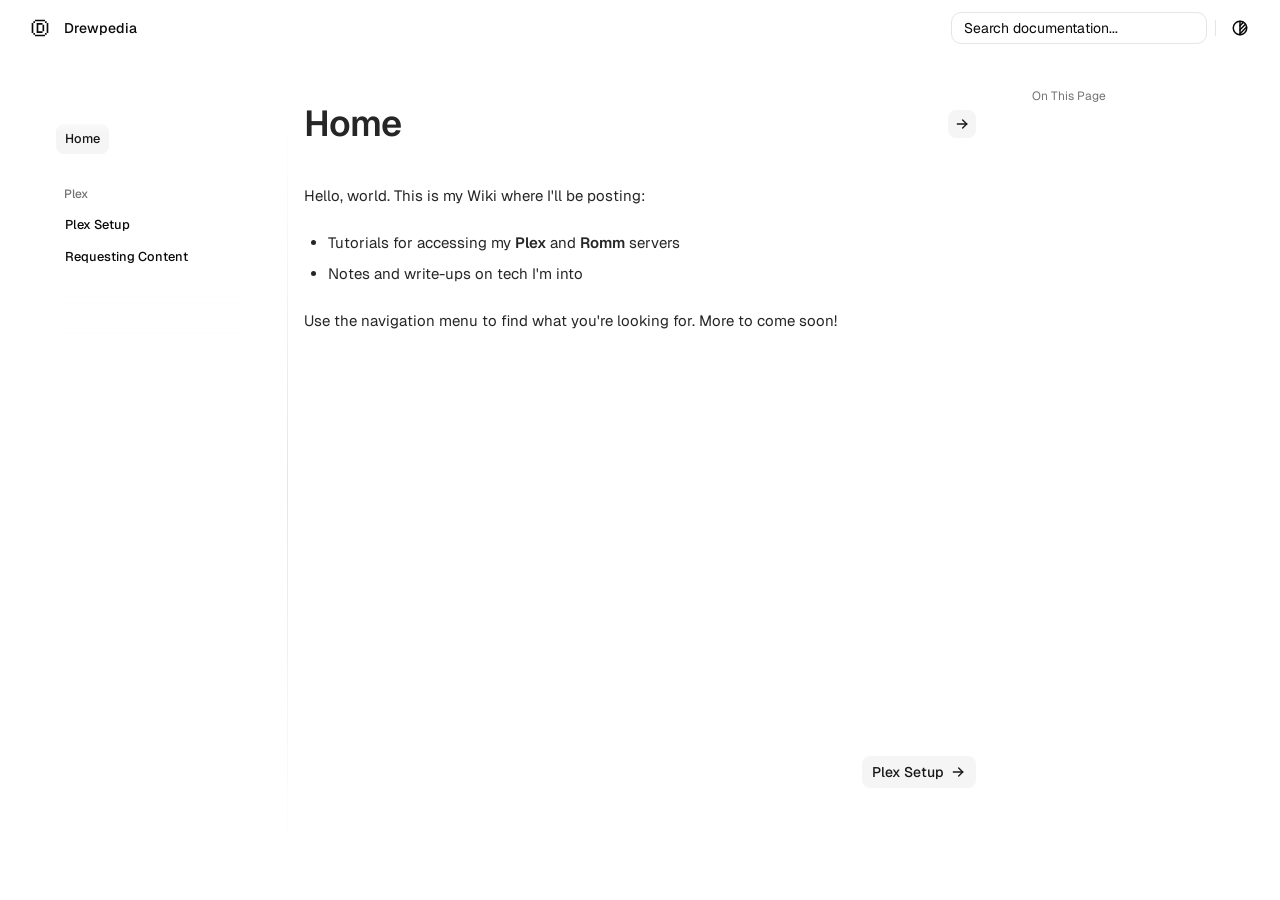
<file: index.html>
<!DOCTYPE html>

<html lang="en">

<head>
    <script>
        /* const base_url = "https://wiki.drewpedia.org/"; */
        const base_url = (new URL(".", window.location)).href.replace(/\/+$/, ""); /* for search plugin notably */
        /* const root_relative_url = "."; */
    </script>
    <script integrity="sha384-m6cZ+Whl1ci89lidlu8DH4C+sZLNOYBvImtjUIhUK+iaNffXhqtbYgBVuuPfRsa0" src="js/dark.js"></script>


    <meta charset="utf-8" />
    <meta content="width=device-width, initial-scale=1" name="viewport" />

    
    


<title>Home</title>









<link rel="canonical" href="https://wiki.drewpedia.org/">


<!-- Open Graph (Facebook, LinkedIn) -->

<meta property="og:title" content="Home">





<meta property="og:url" content="https://wiki.drewpedia.org/">






<!-- Twitter Card -->

<meta name="twitter:title" content="Home">






<!-- JSON-LD Structured Data -->



    
    <link href="pixelarticons:letter-d-circle" rel="icon" />

    <link href="css/base.css" rel="stylesheet" />
    <link href="css/geist.css" rel="stylesheet" />

    

    <style>
        :root {
            --theme-accent: oklch(62.3% 0.214 259.815);
        }
    </style>
    <link href="assets/css/phone-mockup.css" rel="stylesheet" />

    

    <script integrity="sha384-V2jkXRy811qODUbfkLlkVJYBbf4h6XHAEjcU6ReASBPrJvTrlYh4GrI4t6GCju6n"
        src="js/callbacks.js"></script>

    

    

    

    
    <script>
    document.addEventListener("DOMContentLoaded", function () {
        document.querySelectorAll("a.headerlink").forEach(function (link) {
            link.addEventListener("click", function (e) {
                e.preventDefault();

                // Build the full URL with the anchor fragment
                const url = window.location.origin + window.location.pathname + this.getAttribute("href");

                navigator.clipboard.writeText(url).then(function () {
                    // Optional: brief visual feedback
                });
            });
        });
    });
</script>
    

    
    
</head>

<body
    class="text-foreground group/body overscroll-none font-sans antialiased [--footer-height:calc(var(--spacing)*14)] [--header-height:calc(var(--spacing)*14)] xl:[--footer-height:calc(var(--spacing)*24)] theme-default">
    <div class="bg-background relative z-10 flex min-h-svh flex-col" id="inner-body">
        <header class="bg-background sticky top-0 z-50 w-full" view-transition-name="header">
    <div class="container-wrapper 3xl:fixed:px-0 px-6">
        <div class="3xl:fixed:container flex h-(--header-height) items-center gap-2 **:data-[slot=separator]:!h-4">
            <button id="menu-button" data-slot="popover-trigger" onclick="onMobileMenuButtonClick(event)"
                class="group whitespace-nowrap rounded-md text-sm font-medium transition-all disabled:pointer-events-none disabled:opacity-50 [&amp;_svg]:pointer-events-none [&amp;_svg:not([class*='size-'])]:size-4 shrink-0 [&amp;_svg]:shrink-0 outline-none focus-visible:border-ring focus-visible:ring-ring/50 aria-invalid:ring-destructive/20 dark:aria-invalid:ring-destructive/40 aria-invalid:border-destructive hover:text-accent-foreground px-4 py-2 has-[&gt;svg]:px-3 extend-touch-target h-8 touch-manipulation items-center justify-start gap-2.5 !p-0 hover:bg-transparent focus-visible:bg-transparent focus-visible:ring-0 active:bg-transparent dark:hover:bg-transparent flex lg:hidden"
                type="button" aria-haspopup="dialog" aria-expanded="false" aria-controls="radix-«Rmplb»"
                data-state="closed">
                <div class="relative flex h-8 w-4 items-center justify-center">
                    <div class="relative size-4">
                        <!-- 16px x 16px -->
                        <svg xmlns="http://www.w3.org/2000/svg" viewBox="0 0 16 16" fill="none" stroke="currentColor"
                            stroke-width="2" stroke-linecap="round" stroke-linejoin="round">
                            <line x1="0" x2="16" y1="5" y2="5"
                                class="group-data-[state=open]:translate-y-[2.25px] group-data-[state=open]:-translate-x-[2.25px] group-data-[state=open]:rotate-45 transition-all duration-300 origin-center" />
                            <line x1="0" x2="16" y1="11" y2="11"
                                class="group-data-[state=open]:-translate-y-[2.25px] group-data-[state=open]:-translate-x-[2.25px] group-data-[state=open]:-rotate-45 transition-all duration-300 origin-center" />
                        </svg>
                    </div>

                    <span class="sr-only">Toggle Menu</span>
                </div>
                <span class="flex h-8 items-center text-lg leading-none font-medium">Menu</span>
            </button>
            <a data-slot="button"
                class="items-center justify-center gap-2 whitespace-nowrap rounded-md text-sm font-medium transition-all disabled:pointer-events-none disabled:opacity-50 [&_svg]:pointer-events-none [&_svg:not([class*='size-'])]:size-5 shrink-0 [&_svg]:shrink-0 outline-none focus-visible:border-ring focus-visible:ring-ring/50 focus-visible:ring-[3px] aria-invalid:ring-destructive/20 dark:aria-invalid:ring-destructive/40 aria-invalid:border-destructive hover:bg-accent hover:text-accent-foreground dark:hover:bg-accent/50 hidden h-8 lg:flex"
                href="https://wiki.drewpedia.org/">
                <span class="size-8 flex flex-row justify-center items-center">
                    

<svg xmlns="http://www.w3.org/2000/svg" width="20px" height="20px" viewBox="0 0 24 24"><path fill="currentColor" d="M18 22H6v-2h12zM6 20H4v-2h2zm14 0h-2v-2h2zM4 18H2V6h2zM15 8h-5v8h5v2H8V6h7zm7 10h-2V6h2zm-5-2h-2V8h2zM6 6H4V4h2zm14 0h-2V4h2zm-2-2H6V2h12z"/></svg>


                </span>

                
                <h1 class="pr-2">Drewpedia</h1>
                
            </a>
            
            <div class="ml-auto flex items-center gap-2 md:flex-1 md:justify-end">
                <div class="hidden w-full flex-1 md:flex md:w-auto md:flex-none">
                    <div class="hidden w-full flex-1 md:flex md:w-auto md:flex-none">
    <button onclick="onSearchBarClick(event)" data-slot="dialog-trigger" data-variant="outline" data-size="default"
        class="inline-flex shrink-0 items-center gap-2 text-sm whitespace-nowrap transition-all outline-none focus-visible:border-ring focus-visible:ring-[3px] focus-visible:ring-ring/50 disabled:pointer-events-none disabled:opacity-50 aria-invalid:border-destructive aria-invalid:ring-destructive/20 dark:aria-invalid:ring-destructive/40 [&amp;_svg]:pointer-events-none [&amp;_svg]:shrink-0 [&amp;_svg:not([class*='size-'])]:size-4 border bg-background hover:text-accent-foreground dark:border-input dark:hover:bg-input/50 px-4 py-2 has-[&gt;svg]:px-3 relative h-8 w-full justify-start rounded-lg pl-3 font-normal text-foreground shadow-none hover:bg-muted/50 sm:pr-12 md:w-48 lg:w-56 xl:w-64 dark:bg-card"
        type="button" aria-haspopup="dialog" aria-expanded="false" aria-controls="radix-_r_1_" data-state="closed">
        <span class="hidden lg:inline-flex">Search documentation...</span>
        <span class="inline-flex lg:hidden">Search...</span>
    </button>
</div>
<dialog id="search-dialog" onclick="onSearchDialogClick(event)"
    class="fixed top-1/2 left-1/2 -translate-x-1/2 -translate-y-1/2 bg-background rounded-lg shadow-lg border overflow-hidden p-0">
    <div class="w-lg gap-4">
        <div class="flex h-full w-full flex-col overflow-hidden rounded-md bg-popover text-popover-foreground">
            <div data-slot="command-input-wrapper" class="flex h-9 items-center gap-2 border-b px-3"><svg
                    xmlns="http://www.w3.org/2000/svg" width="24" height="24" viewBox="0 0 24 24" fill="none"
                    stroke="currentColor" stroke-width="2" stroke-linecap="round" stroke-linejoin="round"
                    class="lucide lucide-search size-4 shrink-0 opacity-50">
                    <circle cx="11" cy="11" r="8"></circle>
                    <path d="m21 21-4.3-4.3"></path>
                </svg>
                <input data-slot="command-input"
                    class="placeholder:text-muted-foreground flex h-10 w-full rounded-md bg-transparent py-3 text-sm outline-hidden disabled:cursor-not-allowed disabled:opacity-50"
                    placeholder="Search documentation..." cmdk-input="" autocomplete="off" autocorrect="off"
                    spellcheck="false" aria-autocomplete="list" role="combobox" aria-expanded="true"
                    aria-controls="radix-«r1t6»" aria-labelledby="radix-«r1t7»" id="radix-«r1t8»" type="text" value=""
                    aria-activedescendant="radix-«r1th»" oninput="onInputHandler(event)">
            </div>
        </div>
        <div id="mkdocs-search-results">
            <!-- search results go there -->
        </div>
    </div>
</dialog>
<script>
    document.removeEventListener("keydown", searchShortcutHandler);
    document.addEventListener("keydown", searchShortcutHandler);
</script>
                </div>
                
                <div data-orientation="vertical" role="none" data-slot="separator"
                    class="bg-border shrink-0 data-[orientation=horizontal]:h-px data-[orientation=horizontal]:w-full data-[orientation=vertical]:h-full data-[orientation=vertical]:w-px 3xl:flex hidden">
                </div>
                
                <button data-slot="button"
                    class="items-center justify-center gap-2 whitespace-nowrap rounded-md text-sm font-medium transition-all disabled:pointer-events-none disabled:opacity-50 [&amp;_svg]:pointer-events-none [&amp;_svg:not([class*='size-'])]:size-4 shrink-0 [&amp;_svg]:shrink-0 outline-none focus-visible:border-ring focus-visible:ring-ring/50 focus-visible:ring-[3px] aria-invalid:ring-destructive/20 dark:aria-invalid:ring-destructive/40 aria-invalid:border-destructive hover:bg-accent hover:text-accent-foreground dark:hover:bg-accent/50 size-8 3xl:flex hidden"
                    title="Toggle layout" onclick="toggleLayout(event)">
                    <span class="sr-only">Toggle layout</span>
                    <svg xmlns="http://www.w3.org/2000/svg" width="24" height="24" viewBox="0 0 24 24" fill="none"
                        stroke="currentColor" stroke-width="2" stroke-linecap="round" stroke-linejoin="round"
                        class="lucide lucide-gallery-horizontal">
                        <path d="M2 3v18"></path>
                        <rect width="12" height="18" x="6" y="3" rx="2"></rect>
                        <path d="M22 3v18"></path>
                    </svg>
                </button>
                <div data-orientation="vertical" role="none" data-slot="separator"
                    class="bg-border shrink-0 data-[orientation=horizontal]:h-px data-[orientation=horizontal]:w-full data-[orientation=vertical]:h-full data-[orientation=vertical]:w-px">
                </div>
                <button data-slot="button"
                    class="inline-flex items-center justify-center gap-2 whitespace-nowrap rounded-md text-sm font-medium transition-all disabled:pointer-events-none disabled:opacity-50 [&amp;_svg]:pointer-events-none [&amp;_svg:not([class*='size-'])]:size-4 shrink-0 [&amp;_svg]:shrink-0 outline-none focus-visible:border-ring focus-visible:ring-ring/50 focus-visible:ring-[3px] aria-invalid:ring-destructive/20 dark:aria-invalid:ring-destructive/40 aria-invalid:border-destructive hover:bg-accent hover:text-accent-foreground dark:hover:bg-accent/50 group/toggle extend-touch-target size-8"
                    title="Toggle theme" onclick="onThemeSwitch(event)">
                    <svg xmlns="http://www.w3.org/2000/svg" width="24" height="24" viewBox="0 0 24 24" fill="none"
                        stroke="currentColor" stroke-width="2" stroke-linecap="round" stroke-linejoin="round"
                        class="size-4.5">
                        <path stroke="none" d="M0 0h24v24H0z" fill="none"></path>
                        <path d="M12 12m-9 0a9 9 0 1 0 18 0a9 9 0 1 0 -18 0"></path>
                        <path d="M12 3l0 18"></path>
                        <path d="M12 9l4.65 -4.65"></path>
                        <path d="M12 14.3l7.37 -7.37"></path>
                        <path d="M12 19.6l8.85 -8.85"></path>
                    </svg>
                    <span class="sr-only">Toggle theme</span>
                </button>
            </div>
        </div>
    </div>
</header>
        <main class="flex flex-1 flex-col">
            <div class="container-wrapper flex flex-1 flex-col px-2">
                <div class="group/sidebar-wrapper has-data-[variant=inset]:bg-sidebar flex w-full 3xl:fixed:container 3xl:fixed:px-3 min-h-min flex-1 items-start px-0 [--sidebar-width:220px] [--top-spacing:0] lg:grid lg:grid-cols-[var(--sidebar-width)_minmax(0,1fr)] lg:[--sidebar-width:240px] lg:[--top-spacing:calc(var(--spacing)*4)]"
                    data-slot="sidebar-wrapper"
                    style="--sidebar-width:calc(var(--spacing) * 72);--sidebar-width-icon:3rem;">
                    <div class="w-(--sidebar-width) flex-col text-sidebar-foreground sticky top-[calc(var(--header-height)+0.6rem)] z-30 hidden h-[calc(100svh-10rem)] overscroll-none bg-transparent [--sidebar-menu-width:--spacing(56)] lg:flex"
                        data-slot="sidebar">
                        <div class="h-9"></div>
                        <div
                            class="absolute top-8 z-10 h-8 w-(--sidebar-menu-width) shrink-0 bg-gradient-to-b from-background via-background/80 to-background/50 blur-xs">
                        </div>
                        <div
                            class="absolute top-12 right-2 bottom-0 hidden h-full w-px bg-gradient-to-b from-transparent via-border to-transparent lg:flex">
                        </div>
                        <div class="flex min-h-0 flex-1 flex-col gap-2 overflow-auto group-data-[collapsible=icon]:overflow-hidden mx-auto no-scrollbar w-(--sidebar-menu-width) overflow-x-hidden px-2"
                            data-sidebar="content" data-slot="sidebar-content" view-transition-name="sidebar">
                            











<div data-slot="sidebar-group" data-sidebar="group" class="relative flex w-full min-w-0 flex-col p-2 pt-6">
    <div data-slot="sidebar-group-content" data-sidebar="group-content" class="w-full text-sm">
        <ul data-slot="sidebar-menu" data-sidebar="menu" class="flex w-full min-w-0 flex-col gap-0.5">
            
            
            
            <li data-slot="sidebar-menu-item" data-sidebar="menu-item" class="group/menu-item relative">
    <a data-slot="sidebar-menu-button" data-active="true" data-sidebar="menu-button"
        data-size="default" href="."
        class="peer/menu-button flex items-center gap-2 rounded-md p-2 text-left ring-sidebar-ring outline-hidden transition-[width,height,padding] group-has-data-[sidebar=menu-action]/menu-item:pr-8 group-data-[collapsible=icon]:size-8! group-data-[collapsible=icon]:p-2! focus-visible:ring-2 active:bg-sidebar-accent active:text-sidebar-accent-foreground disabled:pointer-events-none disabled:opacity-50 aria-disabled:pointer-events-none aria-disabled:opacity-50 data-[active=true]:font-medium data-[active=true]:text-sidebar-accent-foreground data-[state=open]:hover:bg-sidebar-accent data-[state=open]:hover:text-sidebar-accent-foreground [&>span:last-child]:truncate [&>svg]:size-4 [&>svg]:shrink-0 hover:bg-sidebar-accent hover:text-sidebar-accent-foreground relative h-[30px] w-fit overflow-visible border border-transparent text-[0.8rem] font-medium after:absolute after:inset-x-0 after:-inset-y-1 after:z-0 after:rounded-md data-[active=true]:border-accent data-[active=true]:bg-accent 3xl:fixed:w-full 3xl:fixed:max-w-48">

        
        Home
        

        

        

        
    </a>
</li>
            
            
        </ul>
    </div>
</div>




<div data-slot="sidebar-group" data-sidebar="group" class="relative flex w-full min-w-0 flex-col p-2">
    <div data-slot="sidebar-group-label" data-sidebar="group-label"
        class="flex h-8 shrink-0 items-center rounded-md px-2 text-xs ring-sidebar-ring outline-hidden transition-[margin,opacity] duration-200 ease-linear focus-visible:ring-2 [&>svg]:size-4 [&>svg]:shrink-0 group-data-[collapsible=icon]:-mt-8 group-data-[collapsible=icon]:opacity-0 font-medium text-muted-foreground">
        Plex</div>
    <div data-slot="sidebar-group-content" data-sidebar="group-content" class="w-full text-sm">
        <ul data-slot="sidebar-menu" data-sidebar="menu" class="flex w-full min-w-0 flex-col gap-0.5">
            
            
            <li data-slot="sidebar-menu-item" data-sidebar="menu-item" class="group/menu-item relative">
    <a data-slot="sidebar-menu-button" data-active="false" data-sidebar="menu-button"
        data-size="default" href="plex/iphone-setup/"
        class="peer/menu-button flex items-center gap-2 rounded-md p-2 text-left ring-sidebar-ring outline-hidden transition-[width,height,padding] group-has-data-[sidebar=menu-action]/menu-item:pr-8 group-data-[collapsible=icon]:size-8! group-data-[collapsible=icon]:p-2! focus-visible:ring-2 active:bg-sidebar-accent active:text-sidebar-accent-foreground disabled:pointer-events-none disabled:opacity-50 aria-disabled:pointer-events-none aria-disabled:opacity-50 data-[active=true]:font-medium data-[active=true]:text-sidebar-accent-foreground data-[state=open]:hover:bg-sidebar-accent data-[state=open]:hover:text-sidebar-accent-foreground [&>span:last-child]:truncate [&>svg]:size-4 [&>svg]:shrink-0 hover:bg-sidebar-accent hover:text-sidebar-accent-foreground relative h-[30px] w-fit overflow-visible border border-transparent text-[0.8rem] font-medium after:absolute after:inset-x-0 after:-inset-y-1 after:z-0 after:rounded-md data-[active=true]:border-accent data-[active=true]:bg-accent 3xl:fixed:w-full 3xl:fixed:max-w-48">

        
        Plex Setup
        

        

        

        
    </a>
</li>
            
            
            
            <li data-slot="sidebar-menu-item" data-sidebar="menu-item" class="group/menu-item relative">
    <a data-slot="sidebar-menu-button" data-active="false" data-sidebar="menu-button"
        data-size="default" href="plex/requesting-content/"
        class="peer/menu-button flex items-center gap-2 rounded-md p-2 text-left ring-sidebar-ring outline-hidden transition-[width,height,padding] group-has-data-[sidebar=menu-action]/menu-item:pr-8 group-data-[collapsible=icon]:size-8! group-data-[collapsible=icon]:p-2! focus-visible:ring-2 active:bg-sidebar-accent active:text-sidebar-accent-foreground disabled:pointer-events-none disabled:opacity-50 aria-disabled:pointer-events-none aria-disabled:opacity-50 data-[active=true]:font-medium data-[active=true]:text-sidebar-accent-foreground data-[state=open]:hover:bg-sidebar-accent data-[state=open]:hover:text-sidebar-accent-foreground [&>span:last-child]:truncate [&>svg]:size-4 [&>svg]:shrink-0 hover:bg-sidebar-accent hover:text-sidebar-accent-foreground relative h-[30px] w-fit overflow-visible border border-transparent text-[0.8rem] font-medium after:absolute after:inset-x-0 after:-inset-y-1 after:z-0 after:rounded-md data-[active=true]:border-accent data-[active=true]:bg-accent 3xl:fixed:w-full 3xl:fixed:max-w-48">

        
        Requesting Content
        

        

        

        
    </a>
</li>
            
            
        </ul>
    </div>
</div>





<div
    class="sticky -bottom-1 z-10 h-16 shrink-0 bg-gradient-to-t from-background via-background/80 to-background/50 blur-xs">
</div>

                        </div>
                    </div>
                    <div class="h-full w-full">
                        <div class="flex items-stretch text-[1.05rem] sm:text-[15px] xl:w-full" data-slot="docs">

                            <div class="flex min-w-0 flex-1 flex-col">
                                <div class="h-(--top-spacing) shrink-0"></div>
                                
                                
                                <article class="w-full" view-transition-name="page">
  <div class="flex flex-col gap-2">
    <div class="flex flex-col gap-2">
      <div id="page-header" class="flex items-start justify-between">
        <h1 class="scroll-m-20 text-4xl font-semibold tracking-tight sm:text-3xl xl:text-4xl">
          Home
        </h1>

        <div class="flex items-center gap-2 pt-1.5">
          
          
          
          <a data-slot="button" id="next-button"
            class="inline-flex items-center justify-center gap-2 whitespace-nowrap rounded-md text-sm font-medium transition-all disabled:pointer-events-none disabled:opacity-50 [&amp;_svg]:pointer-events-none [&amp;_svg:not([class*='size-'])]:size-4 shrink-0 [&amp;_svg]:shrink-0 outline-none focus-visible:border-ring focus-visible:ring-ring/50 focus-visible:ring-[3px] aria-invalid:ring-destructive/20 dark:aria-invalid:ring-destructive/40 aria-invalid:border-destructive bg-secondary text-secondary-foreground hover:bg-secondary/80 extend-touch-target size-8 shadow-none md:size-7"
            href="plex/iphone-setup/">
            <span class="sr-only">Next</span>
            <svg xmlns="http://www.w3.org/2000/svg" width="24" height="24" viewBox="0 0 24 24" fill="none"
              stroke="currentColor" stroke-width="2" stroke-linecap="round" stroke-linejoin="round"
              class="tabler-icon tabler-icon-arrow-right">
              <path d="M5 12l14 0"></path>
              <path d="M13 18l6 -6"></path>
              <path d="M13 6l6 6"></path>
            </svg>
          </a>
          
        </div>
      </div>
      
    </div>
    <div class="flex justify-end items-center">
      
      
    </div>
  </div>
  <div class="typography w-full flex-1 *:data-[slot=alert]:first:mt-0">
    <p>Hello, world. This is my Wiki where I'll be posting:</p>
<ul>
<li>Tutorials for accessing my <strong>Plex</strong> and <strong>Romm</strong> servers</li>
<li>Notes and write-ups on tech I'm into</li>
</ul>
<p>Use the navigation menu to find what you're looking for. More to come soon!</p>
  </div>
  
  <script>
    document.querySelectorAll('article h2, article h3').forEach((header) => {
      toc.observer.observe(header);
    });
  </script>
</article>
                                <div class="mx-auto flex flex-wrap h-16 w-full max-w-2xl items-center gap-2 px-4 md:px-0">
    
    
    <a data-slot="button"
        class="inline-flex items-center justify-center whitespace-nowrap text-sm font-medium transition-all disabled:pointer-events-none disabled:opacity-50 [&amp;_svg]:pointer-events-none [&amp;_svg:not([class*='size-'])]:size-4 shrink-0 [&amp;_svg]:shrink-0 outline-none focus-visible:border-ring focus-visible:ring-ring/50 focus-visible:ring-[3px] aria-invalid:ring-destructive/20 dark:aria-invalid:ring-destructive/40 aria-invalid:border-destructive bg-secondary text-secondary-foreground hover:bg-secondary/80 h-8 rounded-md gap-1.5 px-3 has-[&gt;svg]:px-2.5 ml-auto shadow-none"
        href="plex/iphone-setup/">
        <span class="max-[500px]:hidden">Plex Setup</span>
        <svg xmlns="http://www.w3.org/2000/svg" width="24" height="24" viewBox="0 0 24 24" fill="none"
            stroke="currentColor" stroke-width="2" stroke-linecap="round" stroke-linejoin="round"
            class="tabler-icon tabler-icon-arrow-right ">
            <path d="M5 12l14 0"></path>
            <path d="M13 18l6 -6"></path>
            <path d="M13 6l6 6"></path>
        </svg>
    </a>
    
</div>
                                
                                
                            </div>
                            
                            <dialog id="bottom-sidebar" onclick="onBottomSidebarDialogClick(event)" class="bg-transparent"
    style="position: fixed; left: 0px; top: 0px; transform: translate(0px, 58px); min-width: max-content; --radix-popper-transform-origin: 0% 0px; will-change: transform; z-index: 50; --radix-popper-available-width: 504px; --radix-popper-available-height: 857px; --radix-popper-anchor-width: 72.94999694824219px; --radix-popper-anchor-height: 32px;">
    <div data-side="bottom" data-align="start" data-state="open" role="dialog" data-slot="popover-content"
        class="text-popover-foreground data-[state=open]:animate-in data-[state=closed]:animate-out data-[state=closed]:fade-out-0 data-[state=open]:fade-in-0 data-[state=closed]:zoom-out-95 data-[state=open]:zoom-in-95 data-[side=bottom]:slide-in-from-top-2 data-[side=left]:slide-in-from-right-2 data-[side=right]:slide-in-from-left-2 data-[side=top]:slide-in-from-bottom-2 z-50 origin-(--radix-popover-content-transform-origin) border outline-hidden bg-background/90 no-scrollbar h-(--radix-popper-available-height) w-(--radix-popper-available-width) overflow-y-auto rounded-none border-none p-0 shadow-none backdrop-blur duration-100"
        style="--radix-popover-content-transform-origin: var(--radix-popper-transform-origin); --radix-popover-content-available-width: var(--radix-popper-available-width); --radix-popover-content-available-height: var(--radix-popper-available-height); --radix-popover-trigger-width: var(--radix-popper-anchor-width); --radix-popover-trigger-height: var(--radix-popper-anchor-height);"
        tabindex="-1">
        <div class="flex flex-col gap-12 overflow-auto px-6 py-6">
            
            
            

            
            <div class="flex flex-col gap-4">
                <div class="text-muted-foreground text-sm font-medium">Menu</div>
                <div class="flex flex-col gap-3">
                    
                    <a class="text-2xl font-medium" href=".">
                        
                        Home
                        
                    </a>
                    
                </div>
            </div>
            

            
            <div class="flex flex-col gap-8">
                
                <div class="flex flex-col gap-4">
                    <div class="text-muted-foreground text-sm font-medium">Plex</div>
                    
                    <div class="flex flex-col gap-3">
                        
                        <a class="text-2xl font-medium" href="plex/iphone-setup/">
                            
                            Plex Setup
                            
                        </a>
                        
                        <a class="text-2xl font-medium" href="plex/requesting-content/">
                            
                            Requesting Content
                            
                        </a>
                        
                    </div>
                    
                </div>
                
            </div>
            
            

        </div>
    </div>
</dialog>
                            <div
                                class="sticky top-[calc(var(--header-height)+1px)] ml-auto hidden h-[calc(100svh-var(--header-height)-var(--footer-height))] w-72 flex-col gap-4 overflow-hidden overscroll-none pb-8 xl:flex">
                                <div class="h-(--top-spacing) shrink-0"></div>
                                
                                
                                <div id="toc" view-transition-name="toc" class="no-scrollbar overflow-y-auto px-8">
    <div class="flex flex-col gap-2 p-4 pt-0 text-sm">
        <p class="text-muted-foreground bg-background sticky top-0 h-6 text-xs">On This Page</p>
        

    </div>
    <div class="h-12"></div>

</div>
                                
                                
                            </div>

                        </div>
                    </div>
                </div>
            </div>
        </main>
        <footer view-transition-name="footer"
    class="group-has-[.section-soft]/body:bg-surface/40 3xl:fixed:bg-transparent dark:bg-transparent">
    <div class="container-wrapper px-4 xl:px-6">
        <div class="flex h-(--footer-height) items-center justify-between">
            <div class="text-muted-foreground w-full text-center text-xs leading-loose sm:text-sm">
                
                <a href="https://github.com/asiffer/mkdocs-shadcn">shadcn theme</a> provided by
                <a href="https://github.com/asiffer">@asiffer</a>
            </div>
        </div>
    </div>
</footer>
    </div>
     

<script src="search/main.js"></script>


    

    <script integrity="sha384-JLNLRFGzvOp0up707XKgSnAjjt1w5BF/+lbeLQvlf6mNwf0m89IXFdpNAk4t6Hcs"
        src="js/copy-button.js"></script>
    <script integrity="sha384-JBx6cBEiyhK1KPwZgBHiI6GDaAmvlOxMQFyWAZTEpW5Ifo5XQ2LBcJ61GVOumwF1"
        src="js/sidebar.js"></script>
    <script integrity="sha384-fNURFMRt0p/HqXnQnV4+CT9dX1GiU5F0fC3pFbg7gfoANytoUMErSW7suWSBkSuF"
        src="js/slider.js"></script>
    <script>updatePygmentsStylesheet();</script>
    
    <script>fetchStargazers("None");</script>
    
    
    
    <script type="speculationrules">
{
  "prerender": [
    {
      "where": {
          "selector_matches": ["#next-button", "#previous-button"]
      }
    }
  ]
}
</script>
</body>

</html>
</file>
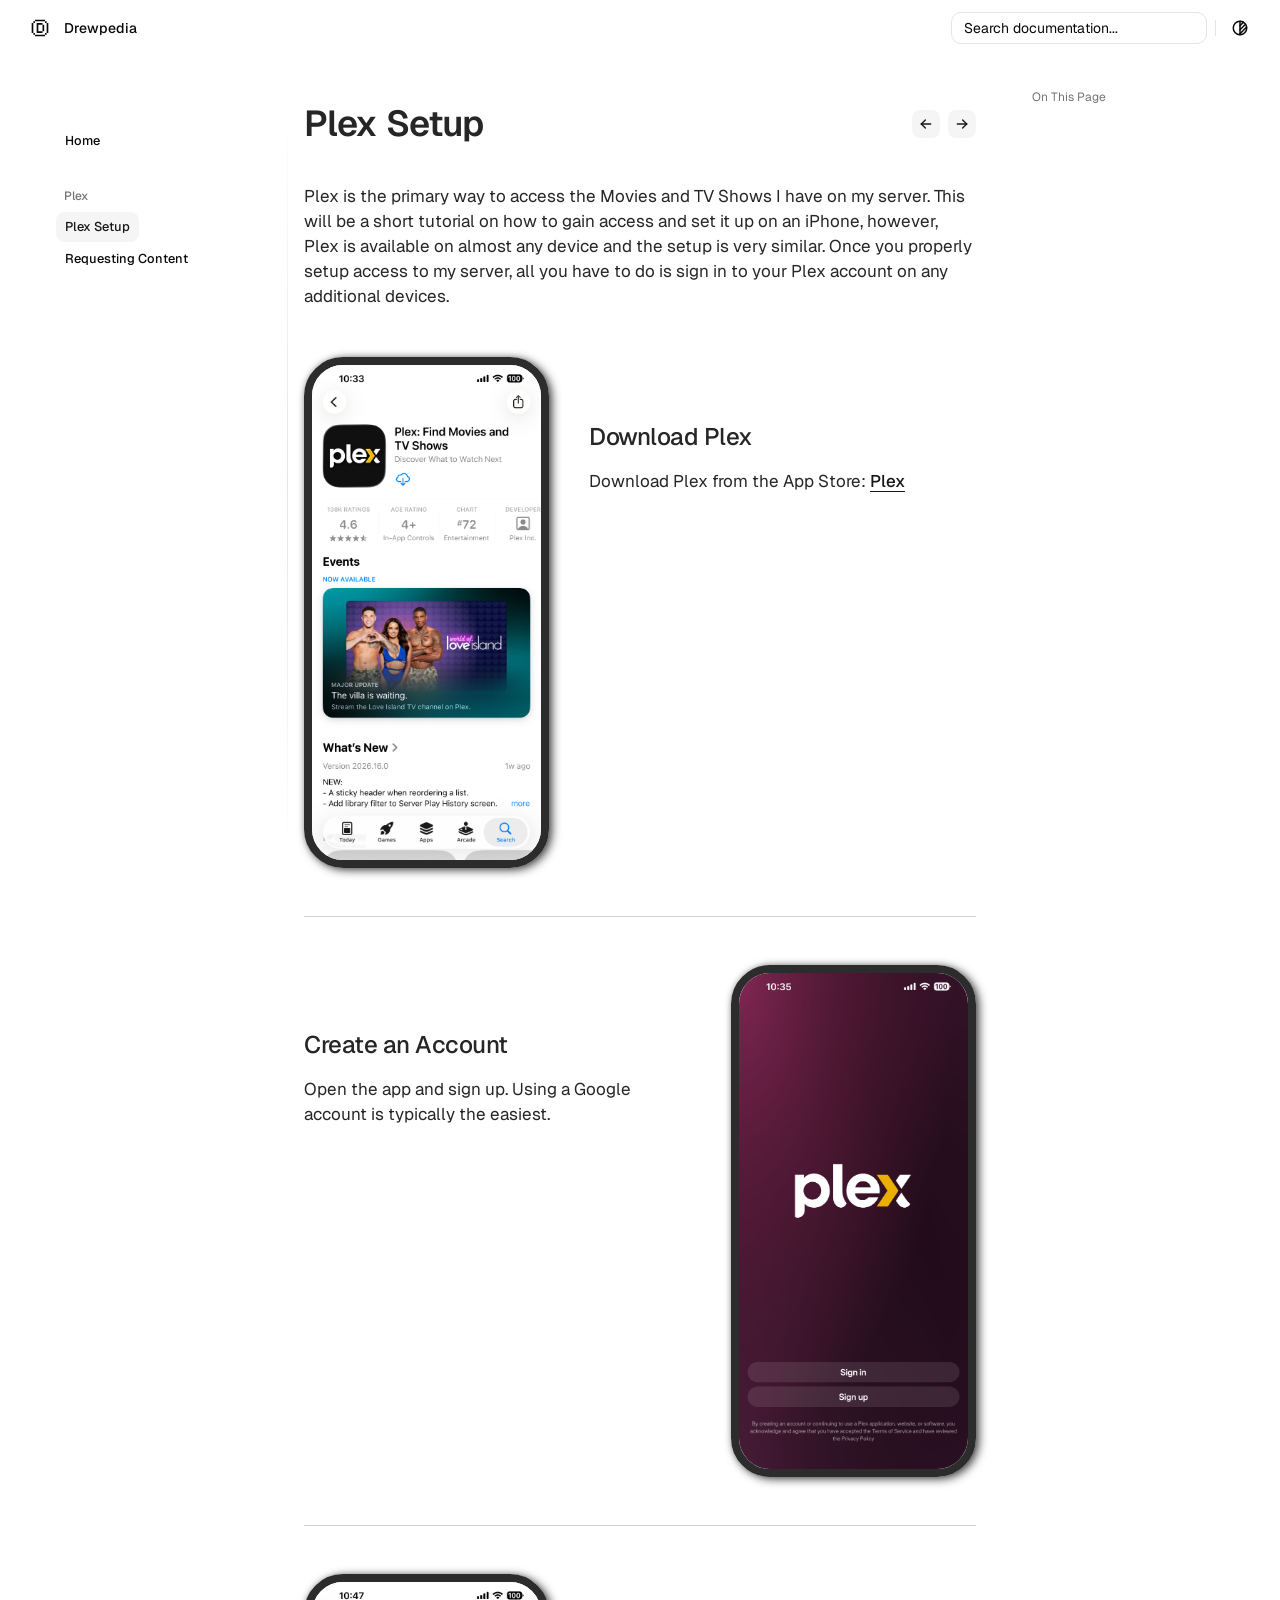
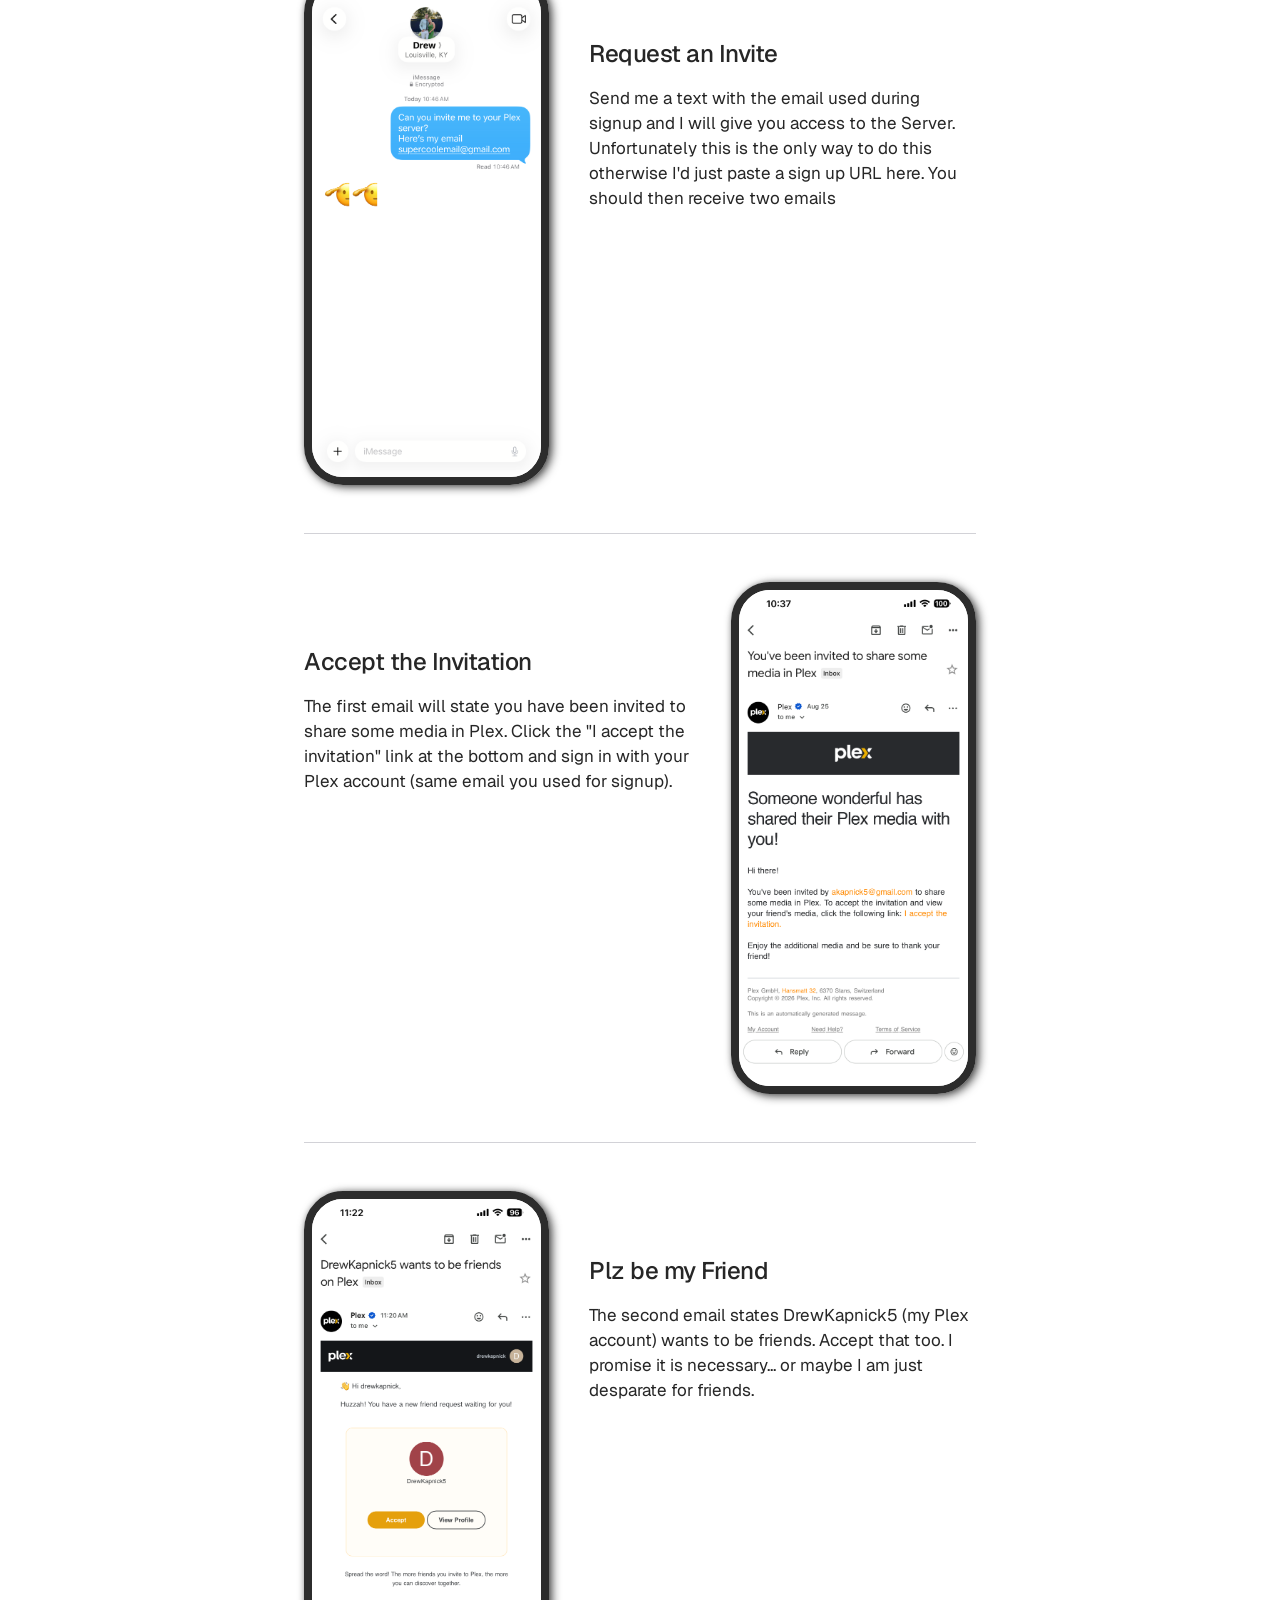
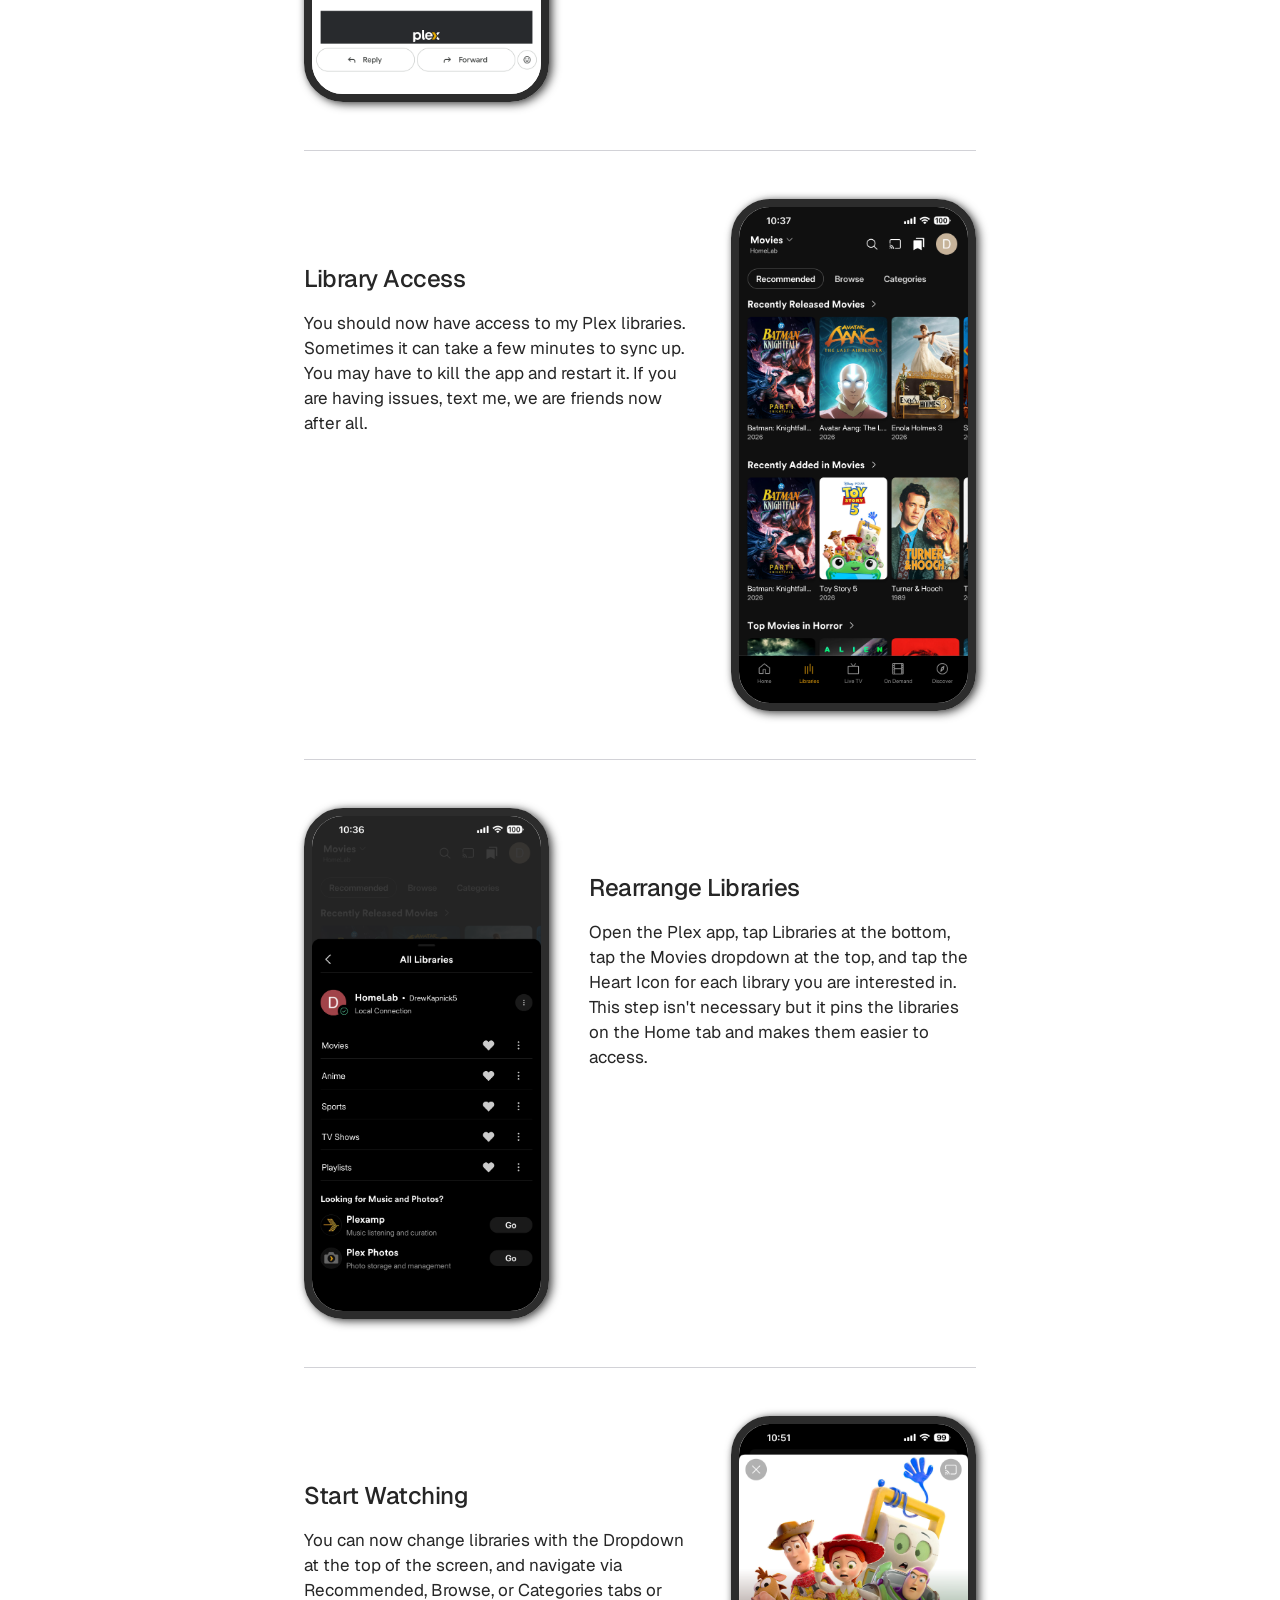
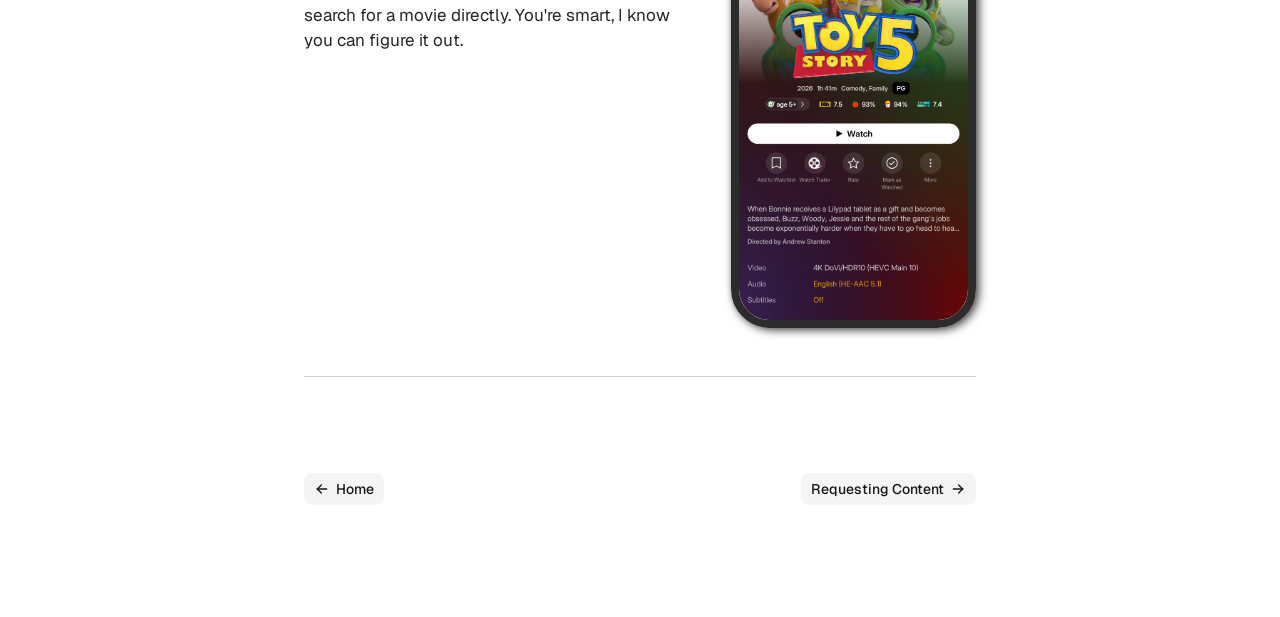
<file: plex/iphone-setup/index.html>
<!DOCTYPE html>

<html lang="en">

<head>
    <script>
        /* const base_url = "https://wiki.drewpedia.org/"; */
        const base_url = (new URL("../..", window.location)).href.replace(/\/+$/, ""); /* for search plugin notably */
        /* const root_relative_url = "../.."; */
    </script>
    <script integrity="sha384-m6cZ+Whl1ci89lidlu8DH4C+sZLNOYBvImtjUIhUK+iaNffXhqtbYgBVuuPfRsa0" src="../../js/dark.js"></script>


    <meta charset="utf-8" />
    <meta content="width=device-width, initial-scale=1" name="viewport" />

    
    


<title>Plex Setup</title>









<link rel="canonical" href="https://wiki.drewpedia.org/plex/iphone-setup/">


<!-- Open Graph (Facebook, LinkedIn) -->

<meta property="og:title" content="Plex Setup">





<meta property="og:url" content="https://wiki.drewpedia.org/plex/iphone-setup/">






<!-- Twitter Card -->

<meta name="twitter:title" content="Plex Setup">






<!-- JSON-LD Structured Data -->



    
    <link href="pixelarticons:letter-d-circle" rel="icon" />

    <link href="../../css/base.css" rel="stylesheet" />
    <link href="../../css/geist.css" rel="stylesheet" />

    

    <style>
        :root {
            --theme-accent: oklch(62.3% 0.214 259.815);
        }
    </style>
    <link href="../../assets/css/phone-mockup.css" rel="stylesheet" />

    

    <script integrity="sha384-V2jkXRy811qODUbfkLlkVJYBbf4h6XHAEjcU6ReASBPrJvTrlYh4GrI4t6GCju6n"
        src="../../js/callbacks.js"></script>

    

    

    

    
    <script>
    document.addEventListener("DOMContentLoaded", function () {
        document.querySelectorAll("a.headerlink").forEach(function (link) {
            link.addEventListener("click", function (e) {
                e.preventDefault();

                // Build the full URL with the anchor fragment
                const url = window.location.origin + window.location.pathname + this.getAttribute("href");

                navigator.clipboard.writeText(url).then(function () {
                    // Optional: brief visual feedback
                });
            });
        });
    });
</script>
    

    
    
</head>

<body
    class="text-foreground group/body overscroll-none font-sans antialiased [--footer-height:calc(var(--spacing)*14)] [--header-height:calc(var(--spacing)*14)] xl:[--footer-height:calc(var(--spacing)*24)] theme-default">
    <div class="bg-background relative z-10 flex min-h-svh flex-col" id="inner-body">
        <header class="bg-background sticky top-0 z-50 w-full" view-transition-name="header">
    <div class="container-wrapper 3xl:fixed:px-0 px-6">
        <div class="3xl:fixed:container flex h-(--header-height) items-center gap-2 **:data-[slot=separator]:!h-4">
            <button id="menu-button" data-slot="popover-trigger" onclick="onMobileMenuButtonClick(event)"
                class="group whitespace-nowrap rounded-md text-sm font-medium transition-all disabled:pointer-events-none disabled:opacity-50 [&amp;_svg]:pointer-events-none [&amp;_svg:not([class*='size-'])]:size-4 shrink-0 [&amp;_svg]:shrink-0 outline-none focus-visible:border-ring focus-visible:ring-ring/50 aria-invalid:ring-destructive/20 dark:aria-invalid:ring-destructive/40 aria-invalid:border-destructive hover:text-accent-foreground px-4 py-2 has-[&gt;svg]:px-3 extend-touch-target h-8 touch-manipulation items-center justify-start gap-2.5 !p-0 hover:bg-transparent focus-visible:bg-transparent focus-visible:ring-0 active:bg-transparent dark:hover:bg-transparent flex lg:hidden"
                type="button" aria-haspopup="dialog" aria-expanded="false" aria-controls="radix-«Rmplb»"
                data-state="closed">
                <div class="relative flex h-8 w-4 items-center justify-center">
                    <div class="relative size-4">
                        <!-- 16px x 16px -->
                        <svg xmlns="http://www.w3.org/2000/svg" viewBox="0 0 16 16" fill="none" stroke="currentColor"
                            stroke-width="2" stroke-linecap="round" stroke-linejoin="round">
                            <line x1="0" x2="16" y1="5" y2="5"
                                class="group-data-[state=open]:translate-y-[2.25px] group-data-[state=open]:-translate-x-[2.25px] group-data-[state=open]:rotate-45 transition-all duration-300 origin-center" />
                            <line x1="0" x2="16" y1="11" y2="11"
                                class="group-data-[state=open]:-translate-y-[2.25px] group-data-[state=open]:-translate-x-[2.25px] group-data-[state=open]:-rotate-45 transition-all duration-300 origin-center" />
                        </svg>
                    </div>

                    <span class="sr-only">Toggle Menu</span>
                </div>
                <span class="flex h-8 items-center text-lg leading-none font-medium">Menu</span>
            </button>
            <a data-slot="button"
                class="items-center justify-center gap-2 whitespace-nowrap rounded-md text-sm font-medium transition-all disabled:pointer-events-none disabled:opacity-50 [&_svg]:pointer-events-none [&_svg:not([class*='size-'])]:size-5 shrink-0 [&_svg]:shrink-0 outline-none focus-visible:border-ring focus-visible:ring-ring/50 focus-visible:ring-[3px] aria-invalid:ring-destructive/20 dark:aria-invalid:ring-destructive/40 aria-invalid:border-destructive hover:bg-accent hover:text-accent-foreground dark:hover:bg-accent/50 hidden h-8 lg:flex"
                href="https://wiki.drewpedia.org/">
                <span class="size-8 flex flex-row justify-center items-center">
                    

<svg xmlns="http://www.w3.org/2000/svg" width="20px" height="20px" viewBox="0 0 24 24"><path fill="currentColor" d="M18 22H6v-2h12zM6 20H4v-2h2zm14 0h-2v-2h2zM4 18H2V6h2zM15 8h-5v8h5v2H8V6h7zm7 10h-2V6h2zm-5-2h-2V8h2zM6 6H4V4h2zm14 0h-2V4h2zm-2-2H6V2h12z"/></svg>


                </span>

                
                <h1 class="pr-2">Drewpedia</h1>
                
            </a>
            
            <div class="ml-auto flex items-center gap-2 md:flex-1 md:justify-end">
                <div class="hidden w-full flex-1 md:flex md:w-auto md:flex-none">
                    <div class="hidden w-full flex-1 md:flex md:w-auto md:flex-none">
    <button onclick="onSearchBarClick(event)" data-slot="dialog-trigger" data-variant="outline" data-size="default"
        class="inline-flex shrink-0 items-center gap-2 text-sm whitespace-nowrap transition-all outline-none focus-visible:border-ring focus-visible:ring-[3px] focus-visible:ring-ring/50 disabled:pointer-events-none disabled:opacity-50 aria-invalid:border-destructive aria-invalid:ring-destructive/20 dark:aria-invalid:ring-destructive/40 [&amp;_svg]:pointer-events-none [&amp;_svg]:shrink-0 [&amp;_svg:not([class*='size-'])]:size-4 border bg-background hover:text-accent-foreground dark:border-input dark:hover:bg-input/50 px-4 py-2 has-[&gt;svg]:px-3 relative h-8 w-full justify-start rounded-lg pl-3 font-normal text-foreground shadow-none hover:bg-muted/50 sm:pr-12 md:w-48 lg:w-56 xl:w-64 dark:bg-card"
        type="button" aria-haspopup="dialog" aria-expanded="false" aria-controls="radix-_r_1_" data-state="closed">
        <span class="hidden lg:inline-flex">Search documentation...</span>
        <span class="inline-flex lg:hidden">Search...</span>
    </button>
</div>
<dialog id="search-dialog" onclick="onSearchDialogClick(event)"
    class="fixed top-1/2 left-1/2 -translate-x-1/2 -translate-y-1/2 bg-background rounded-lg shadow-lg border overflow-hidden p-0">
    <div class="w-lg gap-4">
        <div class="flex h-full w-full flex-col overflow-hidden rounded-md bg-popover text-popover-foreground">
            <div data-slot="command-input-wrapper" class="flex h-9 items-center gap-2 border-b px-3"><svg
                    xmlns="http://www.w3.org/2000/svg" width="24" height="24" viewBox="0 0 24 24" fill="none"
                    stroke="currentColor" stroke-width="2" stroke-linecap="round" stroke-linejoin="round"
                    class="lucide lucide-search size-4 shrink-0 opacity-50">
                    <circle cx="11" cy="11" r="8"></circle>
                    <path d="m21 21-4.3-4.3"></path>
                </svg>
                <input data-slot="command-input"
                    class="placeholder:text-muted-foreground flex h-10 w-full rounded-md bg-transparent py-3 text-sm outline-hidden disabled:cursor-not-allowed disabled:opacity-50"
                    placeholder="Search documentation..." cmdk-input="" autocomplete="off" autocorrect="off"
                    spellcheck="false" aria-autocomplete="list" role="combobox" aria-expanded="true"
                    aria-controls="radix-«r1t6»" aria-labelledby="radix-«r1t7»" id="radix-«r1t8»" type="text" value=""
                    aria-activedescendant="radix-«r1th»" oninput="onInputHandler(event)">
            </div>
        </div>
        <div id="mkdocs-search-results">
            <!-- search results go there -->
        </div>
    </div>
</dialog>
<script>
    document.removeEventListener("keydown", searchShortcutHandler);
    document.addEventListener("keydown", searchShortcutHandler);
</script>
                </div>
                
                <div data-orientation="vertical" role="none" data-slot="separator"
                    class="bg-border shrink-0 data-[orientation=horizontal]:h-px data-[orientation=horizontal]:w-full data-[orientation=vertical]:h-full data-[orientation=vertical]:w-px 3xl:flex hidden">
                </div>
                
                <button data-slot="button"
                    class="items-center justify-center gap-2 whitespace-nowrap rounded-md text-sm font-medium transition-all disabled:pointer-events-none disabled:opacity-50 [&amp;_svg]:pointer-events-none [&amp;_svg:not([class*='size-'])]:size-4 shrink-0 [&amp;_svg]:shrink-0 outline-none focus-visible:border-ring focus-visible:ring-ring/50 focus-visible:ring-[3px] aria-invalid:ring-destructive/20 dark:aria-invalid:ring-destructive/40 aria-invalid:border-destructive hover:bg-accent hover:text-accent-foreground dark:hover:bg-accent/50 size-8 3xl:flex hidden"
                    title="Toggle layout" onclick="toggleLayout(event)">
                    <span class="sr-only">Toggle layout</span>
                    <svg xmlns="http://www.w3.org/2000/svg" width="24" height="24" viewBox="0 0 24 24" fill="none"
                        stroke="currentColor" stroke-width="2" stroke-linecap="round" stroke-linejoin="round"
                        class="lucide lucide-gallery-horizontal">
                        <path d="M2 3v18"></path>
                        <rect width="12" height="18" x="6" y="3" rx="2"></rect>
                        <path d="M22 3v18"></path>
                    </svg>
                </button>
                <div data-orientation="vertical" role="none" data-slot="separator"
                    class="bg-border shrink-0 data-[orientation=horizontal]:h-px data-[orientation=horizontal]:w-full data-[orientation=vertical]:h-full data-[orientation=vertical]:w-px">
                </div>
                <button data-slot="button"
                    class="inline-flex items-center justify-center gap-2 whitespace-nowrap rounded-md text-sm font-medium transition-all disabled:pointer-events-none disabled:opacity-50 [&amp;_svg]:pointer-events-none [&amp;_svg:not([class*='size-'])]:size-4 shrink-0 [&amp;_svg]:shrink-0 outline-none focus-visible:border-ring focus-visible:ring-ring/50 focus-visible:ring-[3px] aria-invalid:ring-destructive/20 dark:aria-invalid:ring-destructive/40 aria-invalid:border-destructive hover:bg-accent hover:text-accent-foreground dark:hover:bg-accent/50 group/toggle extend-touch-target size-8"
                    title="Toggle theme" onclick="onThemeSwitch(event)">
                    <svg xmlns="http://www.w3.org/2000/svg" width="24" height="24" viewBox="0 0 24 24" fill="none"
                        stroke="currentColor" stroke-width="2" stroke-linecap="round" stroke-linejoin="round"
                        class="size-4.5">
                        <path stroke="none" d="M0 0h24v24H0z" fill="none"></path>
                        <path d="M12 12m-9 0a9 9 0 1 0 18 0a9 9 0 1 0 -18 0"></path>
                        <path d="M12 3l0 18"></path>
                        <path d="M12 9l4.65 -4.65"></path>
                        <path d="M12 14.3l7.37 -7.37"></path>
                        <path d="M12 19.6l8.85 -8.85"></path>
                    </svg>
                    <span class="sr-only">Toggle theme</span>
                </button>
            </div>
        </div>
    </div>
</header>
        <main class="flex flex-1 flex-col">
            <div class="container-wrapper flex flex-1 flex-col px-2">
                <div class="group/sidebar-wrapper has-data-[variant=inset]:bg-sidebar flex w-full 3xl:fixed:container 3xl:fixed:px-3 min-h-min flex-1 items-start px-0 [--sidebar-width:220px] [--top-spacing:0] lg:grid lg:grid-cols-[var(--sidebar-width)_minmax(0,1fr)] lg:[--sidebar-width:240px] lg:[--top-spacing:calc(var(--spacing)*4)]"
                    data-slot="sidebar-wrapper"
                    style="--sidebar-width:calc(var(--spacing) * 72);--sidebar-width-icon:3rem;">
                    <div class="w-(--sidebar-width) flex-col text-sidebar-foreground sticky top-[calc(var(--header-height)+0.6rem)] z-30 hidden h-[calc(100svh-10rem)] overscroll-none bg-transparent [--sidebar-menu-width:--spacing(56)] lg:flex"
                        data-slot="sidebar">
                        <div class="h-9"></div>
                        <div
                            class="absolute top-8 z-10 h-8 w-(--sidebar-menu-width) shrink-0 bg-gradient-to-b from-background via-background/80 to-background/50 blur-xs">
                        </div>
                        <div
                            class="absolute top-12 right-2 bottom-0 hidden h-full w-px bg-gradient-to-b from-transparent via-border to-transparent lg:flex">
                        </div>
                        <div class="flex min-h-0 flex-1 flex-col gap-2 overflow-auto group-data-[collapsible=icon]:overflow-hidden mx-auto no-scrollbar w-(--sidebar-menu-width) overflow-x-hidden px-2"
                            data-sidebar="content" data-slot="sidebar-content" view-transition-name="sidebar">
                            











<div data-slot="sidebar-group" data-sidebar="group" class="relative flex w-full min-w-0 flex-col p-2 pt-6">
    <div data-slot="sidebar-group-content" data-sidebar="group-content" class="w-full text-sm">
        <ul data-slot="sidebar-menu" data-sidebar="menu" class="flex w-full min-w-0 flex-col gap-0.5">
            
            
            
            <li data-slot="sidebar-menu-item" data-sidebar="menu-item" class="group/menu-item relative">
    <a data-slot="sidebar-menu-button" data-active="false" data-sidebar="menu-button"
        data-size="default" href="../.."
        class="peer/menu-button flex items-center gap-2 rounded-md p-2 text-left ring-sidebar-ring outline-hidden transition-[width,height,padding] group-has-data-[sidebar=menu-action]/menu-item:pr-8 group-data-[collapsible=icon]:size-8! group-data-[collapsible=icon]:p-2! focus-visible:ring-2 active:bg-sidebar-accent active:text-sidebar-accent-foreground disabled:pointer-events-none disabled:opacity-50 aria-disabled:pointer-events-none aria-disabled:opacity-50 data-[active=true]:font-medium data-[active=true]:text-sidebar-accent-foreground data-[state=open]:hover:bg-sidebar-accent data-[state=open]:hover:text-sidebar-accent-foreground [&>span:last-child]:truncate [&>svg]:size-4 [&>svg]:shrink-0 hover:bg-sidebar-accent hover:text-sidebar-accent-foreground relative h-[30px] w-fit overflow-visible border border-transparent text-[0.8rem] font-medium after:absolute after:inset-x-0 after:-inset-y-1 after:z-0 after:rounded-md data-[active=true]:border-accent data-[active=true]:bg-accent 3xl:fixed:w-full 3xl:fixed:max-w-48">

        
        Home
        

        

        

        
    </a>
</li>
            
            
        </ul>
    </div>
</div>




<div data-slot="sidebar-group" data-sidebar="group" class="relative flex w-full min-w-0 flex-col p-2">
    <div data-slot="sidebar-group-label" data-sidebar="group-label"
        class="flex h-8 shrink-0 items-center rounded-md px-2 text-xs ring-sidebar-ring outline-hidden transition-[margin,opacity] duration-200 ease-linear focus-visible:ring-2 [&>svg]:size-4 [&>svg]:shrink-0 group-data-[collapsible=icon]:-mt-8 group-data-[collapsible=icon]:opacity-0 font-medium text-muted-foreground">
        Plex</div>
    <div data-slot="sidebar-group-content" data-sidebar="group-content" class="w-full text-sm">
        <ul data-slot="sidebar-menu" data-sidebar="menu" class="flex w-full min-w-0 flex-col gap-0.5">
            
            
            <li data-slot="sidebar-menu-item" data-sidebar="menu-item" class="group/menu-item relative">
    <a data-slot="sidebar-menu-button" data-active="true" data-sidebar="menu-button"
        data-size="default" href="./"
        class="peer/menu-button flex items-center gap-2 rounded-md p-2 text-left ring-sidebar-ring outline-hidden transition-[width,height,padding] group-has-data-[sidebar=menu-action]/menu-item:pr-8 group-data-[collapsible=icon]:size-8! group-data-[collapsible=icon]:p-2! focus-visible:ring-2 active:bg-sidebar-accent active:text-sidebar-accent-foreground disabled:pointer-events-none disabled:opacity-50 aria-disabled:pointer-events-none aria-disabled:opacity-50 data-[active=true]:font-medium data-[active=true]:text-sidebar-accent-foreground data-[state=open]:hover:bg-sidebar-accent data-[state=open]:hover:text-sidebar-accent-foreground [&>span:last-child]:truncate [&>svg]:size-4 [&>svg]:shrink-0 hover:bg-sidebar-accent hover:text-sidebar-accent-foreground relative h-[30px] w-fit overflow-visible border border-transparent text-[0.8rem] font-medium after:absolute after:inset-x-0 after:-inset-y-1 after:z-0 after:rounded-md data-[active=true]:border-accent data-[active=true]:bg-accent 3xl:fixed:w-full 3xl:fixed:max-w-48">

        
        Plex Setup
        

        

        

        
    </a>
</li>
            
            
            
            <li data-slot="sidebar-menu-item" data-sidebar="menu-item" class="group/menu-item relative">
    <a data-slot="sidebar-menu-button" data-active="false" data-sidebar="menu-button"
        data-size="default" href="../requesting-content/"
        class="peer/menu-button flex items-center gap-2 rounded-md p-2 text-left ring-sidebar-ring outline-hidden transition-[width,height,padding] group-has-data-[sidebar=menu-action]/menu-item:pr-8 group-data-[collapsible=icon]:size-8! group-data-[collapsible=icon]:p-2! focus-visible:ring-2 active:bg-sidebar-accent active:text-sidebar-accent-foreground disabled:pointer-events-none disabled:opacity-50 aria-disabled:pointer-events-none aria-disabled:opacity-50 data-[active=true]:font-medium data-[active=true]:text-sidebar-accent-foreground data-[state=open]:hover:bg-sidebar-accent data-[state=open]:hover:text-sidebar-accent-foreground [&>span:last-child]:truncate [&>svg]:size-4 [&>svg]:shrink-0 hover:bg-sidebar-accent hover:text-sidebar-accent-foreground relative h-[30px] w-fit overflow-visible border border-transparent text-[0.8rem] font-medium after:absolute after:inset-x-0 after:-inset-y-1 after:z-0 after:rounded-md data-[active=true]:border-accent data-[active=true]:bg-accent 3xl:fixed:w-full 3xl:fixed:max-w-48">

        
        Requesting Content
        

        

        

        
    </a>
</li>
            
            
        </ul>
    </div>
</div>





<div
    class="sticky -bottom-1 z-10 h-16 shrink-0 bg-gradient-to-t from-background via-background/80 to-background/50 blur-xs">
</div>

                        </div>
                    </div>
                    <div class="h-full w-full">
                        <div class="flex items-stretch text-[1.05rem] sm:text-[15px] xl:w-full" data-slot="docs">

                            <div class="flex min-w-0 flex-1 flex-col">
                                <div class="h-(--top-spacing) shrink-0"></div>
                                
                                
                                <article class="w-full" view-transition-name="page">
  <div class="flex flex-col gap-2">
    <div class="flex flex-col gap-2">
      <div id="page-header" class="flex items-start justify-between">
        <h1 class="scroll-m-20 text-4xl font-semibold tracking-tight sm:text-3xl xl:text-4xl">
          Plex Setup
        </h1>

        <div class="flex items-center gap-2 pt-1.5">
          
          
          <a data-slot="button" id="previous-button"
            class="inline-flex items-center justify-center gap-2 whitespace-nowrap rounded-md text-sm font-medium transition-all disabled:pointer-events-none disabled:opacity-50 [&amp;_svg]:pointer-events-none [&amp;_svg:not([class*='size-'])]:size-4 shrink-0 [&amp;_svg]:shrink-0 outline-none focus-visible:border-ring focus-visible:ring-ring/50 focus-visible:ring-[3px] aria-invalid:ring-destructive/20 dark:aria-invalid:ring-destructive/40 aria-invalid:border-destructive bg-secondary text-secondary-foreground hover:bg-secondary/80 extend-touch-target size-8 shadow-none md:size-7"
            href="../..">
            <svg xmlns="http://www.w3.org/2000/svg" width="24" height="24" viewBox="0 0 24 24" fill="none"
              stroke="currentColor" stroke-width="2" stroke-linecap="round" stroke-linejoin="round"
              class="tabler-icon tabler-icon-arrow-left">
              <path d="M5 12l14 0"></path>
              <path d="M5 12l6 6"></path>
              <path d="M5 12l6 -6"></path>
            </svg>
            <span class="sr-only">Previous</span>
          </a>
          
          
          <a data-slot="button" id="next-button"
            class="inline-flex items-center justify-center gap-2 whitespace-nowrap rounded-md text-sm font-medium transition-all disabled:pointer-events-none disabled:opacity-50 [&amp;_svg]:pointer-events-none [&amp;_svg:not([class*='size-'])]:size-4 shrink-0 [&amp;_svg]:shrink-0 outline-none focus-visible:border-ring focus-visible:ring-ring/50 focus-visible:ring-[3px] aria-invalid:ring-destructive/20 dark:aria-invalid:ring-destructive/40 aria-invalid:border-destructive bg-secondary text-secondary-foreground hover:bg-secondary/80 extend-touch-target size-8 shadow-none md:size-7"
            href="../requesting-content/">
            <span class="sr-only">Next</span>
            <svg xmlns="http://www.w3.org/2000/svg" width="24" height="24" viewBox="0 0 24 24" fill="none"
              stroke="currentColor" stroke-width="2" stroke-linecap="round" stroke-linejoin="round"
              class="tabler-icon tabler-icon-arrow-right">
              <path d="M5 12l14 0"></path>
              <path d="M13 18l6 -6"></path>
              <path d="M13 6l6 6"></path>
            </svg>
          </a>
          
        </div>
      </div>
      
    </div>
    <div class="flex justify-end items-center">
      
      
    </div>
  </div>
  <div class="typography w-full flex-1 *:data-[slot=alert]:first:mt-0">
    <p class="guide-intro">
Plex is the primary way to access the Movies and TV Shows I have on my server. This will be a short tutorial on how to gain access and set it up on an iPhone, however, Plex is available on almost any device and the setup is very similar. Once you properly setup access to my server, all you have to do is sign in to your Plex account on any additional devices.
</p>

<!-- Section 1 -->
<div class="step-section">
  <figure>
    <img src="/assets/images/plex-app-store.png" alt="Downloading the Plex app on the App Store">
  </figure>
  <div class="step-text">
    <h2>Download Plex</h2>
    <p>Download Plex from the App Store: <a href="https://apps.apple.com/us/app/plex-find-movies-and-tv-shows/id383457673">Plex</a></p>
  </div>
</div>

<!-- Section 2 -->
<div class="step-section reverse">
  <figure>
    <img src="/assets/images/plex-signup.png" alt="Signing up for a Plex account">
  </figure>
  <div class="step-text">
    <h2>Create an Account</h2>
    <p>Open the app and sign up. Using a Google account is typically the easiest.</p>
  </div>
</div>

<!-- Section 3 -->
<div class="step-section">
  <figure>
    <img src="/assets/images/plex-text.png" alt="Downloading the Plex app on the App Store">
  </figure>
  <div class="step-text">
    <h2>Request an Invite</h2>
    <p>Send me a text with the email used during signup and I will give you access to the Server. Unfortunately this is the only way to do this otherwise I'd just paste a sign up URL here. You should then receive two emails</p>
  </div>
</div>

<!-- Section 4 -->
<div class="step-section reverse">
  <figure>
    <img src="/assets/images/plex-invite.png" alt="Signing up for a Plex account">
  </figure>
  <div class="step-text">
    <h2>Accept the Invitation</h2>
    <p>The first email will state you have been invited to share some media in Plex. Click the "I accept the invitation" link at the bottom and sign in with your Plex account (same email you used for signup).</p>
  </div>
</div>

<!-- Section 5 -->
<div class="step-section">
  <figure>
    <img src="/assets/images/plex-friend-request.png" alt="Downloading the Plex app on the App Store">
  </figure>
  <div class="step-text">
    <h2>Plz be my Friend</h2>
    <p>The second email states DrewKapnick5 (my Plex account) wants to be friends. Accept that too. I promise it is necessary... or maybe I am just desparate for friends.</p>
  </div>
</div>

<!-- Section 6 -->
<div class="step-section reverse">
  <figure>
    <img src="/assets/images/plex-libraries.png" alt="Signing up for a Plex account">
  </figure>
  <div class="step-text">
    <h2>Library Access</h2>
    <p>You should now have access to my Plex libraries. Sometimes it can take a few minutes to sync up. You may have to kill the app and restart it. If you are having issues, text me, we are friends now after all.</p>
  </div>
</div>

<!-- Section 7 -->
<div class="step-section">
  <figure>
    <img src="/assets/images/plex-favorites.png" alt="Downloading the Plex app on the App Store">
  </figure>
  <div class="step-text">
    <h2>Rearrange Libraries</h2>
    <p>Open the Plex app, tap Libraries at the bottom, tap the Movies dropdown at the top, and tap the Heart Icon for each library you are interested in. This step isn't necessary but it pins the libraries on the Home tab and makes them easier to access.</p>
  </div>
</div>

<!-- Section 8 -->
<div class="step-section reverse">
  <figure>
    <img src="/assets/images/plex-watch.png" alt="Signing up for a Plex account">
  </figure>
  <div class="step-text">
    <h2>Start Watching</h2>
    <p>You can now change libraries with the Dropdown at the top of the screen, and navigate via Recommended, Browse, or Categories tabs or search for a movie directly. You're smart, I know you can figure it out.</p>
  </div>
</div>
  </div>
  
  <script>
    document.querySelectorAll('article h2, article h3').forEach((header) => {
      toc.observer.observe(header);
    });
  </script>
</article>
                                <div class="mx-auto flex flex-wrap h-16 w-full max-w-2xl items-center gap-2 px-4 md:px-0">
    
    <a data-slot="button"
        class="inline-flex items-center justify-center whitespace-nowrap text-sm font-medium transition-all disabled:pointer-events-none disabled:opacity-50 [&amp;_svg]:pointer-events-none [&amp;_svg:not([class*='size-'])]:size-4 shrink-0 [&amp;_svg]:shrink-0 outline-none focus-visible:border-ring focus-visible:ring-ring/50 focus-visible:ring-[3px] aria-invalid:ring-destructive/20 dark:aria-invalid:ring-destructive/40 aria-invalid:border-destructive bg-secondary text-secondary-foreground hover:bg-secondary/80 h-8 rounded-md gap-1.5 px-3 has-[&gt;svg]:px-2.5 shadow-none"
        href="../..">
        <svg xmlns="http://www.w3.org/2000/svg" width="24" height="24" viewBox="0 0 24 24" fill="none"
            stroke="currentColor" stroke-width="2" stroke-linecap="round" stroke-linejoin="round"
            class="tabler-icon tabler-icon-arrow-left ">
            <path d="M5 12l14 0"></path>
            <path d="M5 12l6 6"></path>
            <path d="M5 12l6 -6"></path>
        </svg>
        <span class="max-[500px]:hidden">Home</span>
    </a>
    
    
    <a data-slot="button"
        class="inline-flex items-center justify-center whitespace-nowrap text-sm font-medium transition-all disabled:pointer-events-none disabled:opacity-50 [&amp;_svg]:pointer-events-none [&amp;_svg:not([class*='size-'])]:size-4 shrink-0 [&amp;_svg]:shrink-0 outline-none focus-visible:border-ring focus-visible:ring-ring/50 focus-visible:ring-[3px] aria-invalid:ring-destructive/20 dark:aria-invalid:ring-destructive/40 aria-invalid:border-destructive bg-secondary text-secondary-foreground hover:bg-secondary/80 h-8 rounded-md gap-1.5 px-3 has-[&gt;svg]:px-2.5 ml-auto shadow-none"
        href="../requesting-content/">
        <span class="max-[500px]:hidden">Requesting Content</span>
        <svg xmlns="http://www.w3.org/2000/svg" width="24" height="24" viewBox="0 0 24 24" fill="none"
            stroke="currentColor" stroke-width="2" stroke-linecap="round" stroke-linejoin="round"
            class="tabler-icon tabler-icon-arrow-right ">
            <path d="M5 12l14 0"></path>
            <path d="M13 18l6 -6"></path>
            <path d="M13 6l6 6"></path>
        </svg>
    </a>
    
</div>
                                
                                
                            </div>
                            
                            <dialog id="bottom-sidebar" onclick="onBottomSidebarDialogClick(event)" class="bg-transparent"
    style="position: fixed; left: 0px; top: 0px; transform: translate(0px, 58px); min-width: max-content; --radix-popper-transform-origin: 0% 0px; will-change: transform; z-index: 50; --radix-popper-available-width: 504px; --radix-popper-available-height: 857px; --radix-popper-anchor-width: 72.94999694824219px; --radix-popper-anchor-height: 32px;">
    <div data-side="bottom" data-align="start" data-state="open" role="dialog" data-slot="popover-content"
        class="text-popover-foreground data-[state=open]:animate-in data-[state=closed]:animate-out data-[state=closed]:fade-out-0 data-[state=open]:fade-in-0 data-[state=closed]:zoom-out-95 data-[state=open]:zoom-in-95 data-[side=bottom]:slide-in-from-top-2 data-[side=left]:slide-in-from-right-2 data-[side=right]:slide-in-from-left-2 data-[side=top]:slide-in-from-bottom-2 z-50 origin-(--radix-popover-content-transform-origin) border outline-hidden bg-background/90 no-scrollbar h-(--radix-popper-available-height) w-(--radix-popper-available-width) overflow-y-auto rounded-none border-none p-0 shadow-none backdrop-blur duration-100"
        style="--radix-popover-content-transform-origin: var(--radix-popper-transform-origin); --radix-popover-content-available-width: var(--radix-popper-available-width); --radix-popover-content-available-height: var(--radix-popper-available-height); --radix-popover-trigger-width: var(--radix-popper-anchor-width); --radix-popover-trigger-height: var(--radix-popper-anchor-height);"
        tabindex="-1">
        <div class="flex flex-col gap-12 overflow-auto px-6 py-6">
            
            
            

            
            <div class="flex flex-col gap-4">
                <div class="text-muted-foreground text-sm font-medium">Menu</div>
                <div class="flex flex-col gap-3">
                    
                    <a class="text-2xl font-medium" href="../..">
                        
                        Home
                        
                    </a>
                    
                </div>
            </div>
            

            
            <div class="flex flex-col gap-8">
                
                <div class="flex flex-col gap-4">
                    <div class="text-muted-foreground text-sm font-medium">Plex</div>
                    
                    <div class="flex flex-col gap-3">
                        
                        <a class="text-2xl font-medium" href="./">
                            
                            Plex Setup
                            
                        </a>
                        
                        <a class="text-2xl font-medium" href="../requesting-content/">
                            
                            Requesting Content
                            
                        </a>
                        
                    </div>
                    
                </div>
                
            </div>
            
            

        </div>
    </div>
</dialog>
                            <div
                                class="sticky top-[calc(var(--header-height)+1px)] ml-auto hidden h-[calc(100svh-var(--header-height)-var(--footer-height))] w-72 flex-col gap-4 overflow-hidden overscroll-none pb-8 xl:flex">
                                <div class="h-(--top-spacing) shrink-0"></div>
                                
                                
                                <div id="toc" view-transition-name="toc" class="no-scrollbar overflow-y-auto px-8">
    <div class="flex flex-col gap-2 p-4 pt-0 text-sm">
        <p class="text-muted-foreground bg-background sticky top-0 h-6 text-xs">On This Page</p>
        

    </div>
    <div class="h-12"></div>

</div>
                                
                                
                            </div>

                        </div>
                    </div>
                </div>
            </div>
        </main>
        <footer view-transition-name="footer"
    class="group-has-[.section-soft]/body:bg-surface/40 3xl:fixed:bg-transparent dark:bg-transparent">
    <div class="container-wrapper px-4 xl:px-6">
        <div class="flex h-(--footer-height) items-center justify-between">
            <div class="text-muted-foreground w-full text-center text-xs leading-loose sm:text-sm">
                
                <a href="https://github.com/asiffer/mkdocs-shadcn">shadcn theme</a> provided by
                <a href="https://github.com/asiffer">@asiffer</a>
            </div>
        </div>
    </div>
</footer>
    </div>
     

<script src="../../search/main.js"></script>


    

    <script integrity="sha384-JLNLRFGzvOp0up707XKgSnAjjt1w5BF/+lbeLQvlf6mNwf0m89IXFdpNAk4t6Hcs"
        src="../../js/copy-button.js"></script>
    <script integrity="sha384-JBx6cBEiyhK1KPwZgBHiI6GDaAmvlOxMQFyWAZTEpW5Ifo5XQ2LBcJ61GVOumwF1"
        src="../../js/sidebar.js"></script>
    <script integrity="sha384-fNURFMRt0p/HqXnQnV4+CT9dX1GiU5F0fC3pFbg7gfoANytoUMErSW7suWSBkSuF"
        src="../../js/slider.js"></script>
    <script>updatePygmentsStylesheet();</script>
    
    <script>fetchStargazers("None");</script>
    
    
    
    <script type="speculationrules">
{
  "prerender": [
    {
      "where": {
          "selector_matches": ["#next-button", "#previous-button"]
      }
    }
  ]
}
</script>
</body>

</html>
</file>
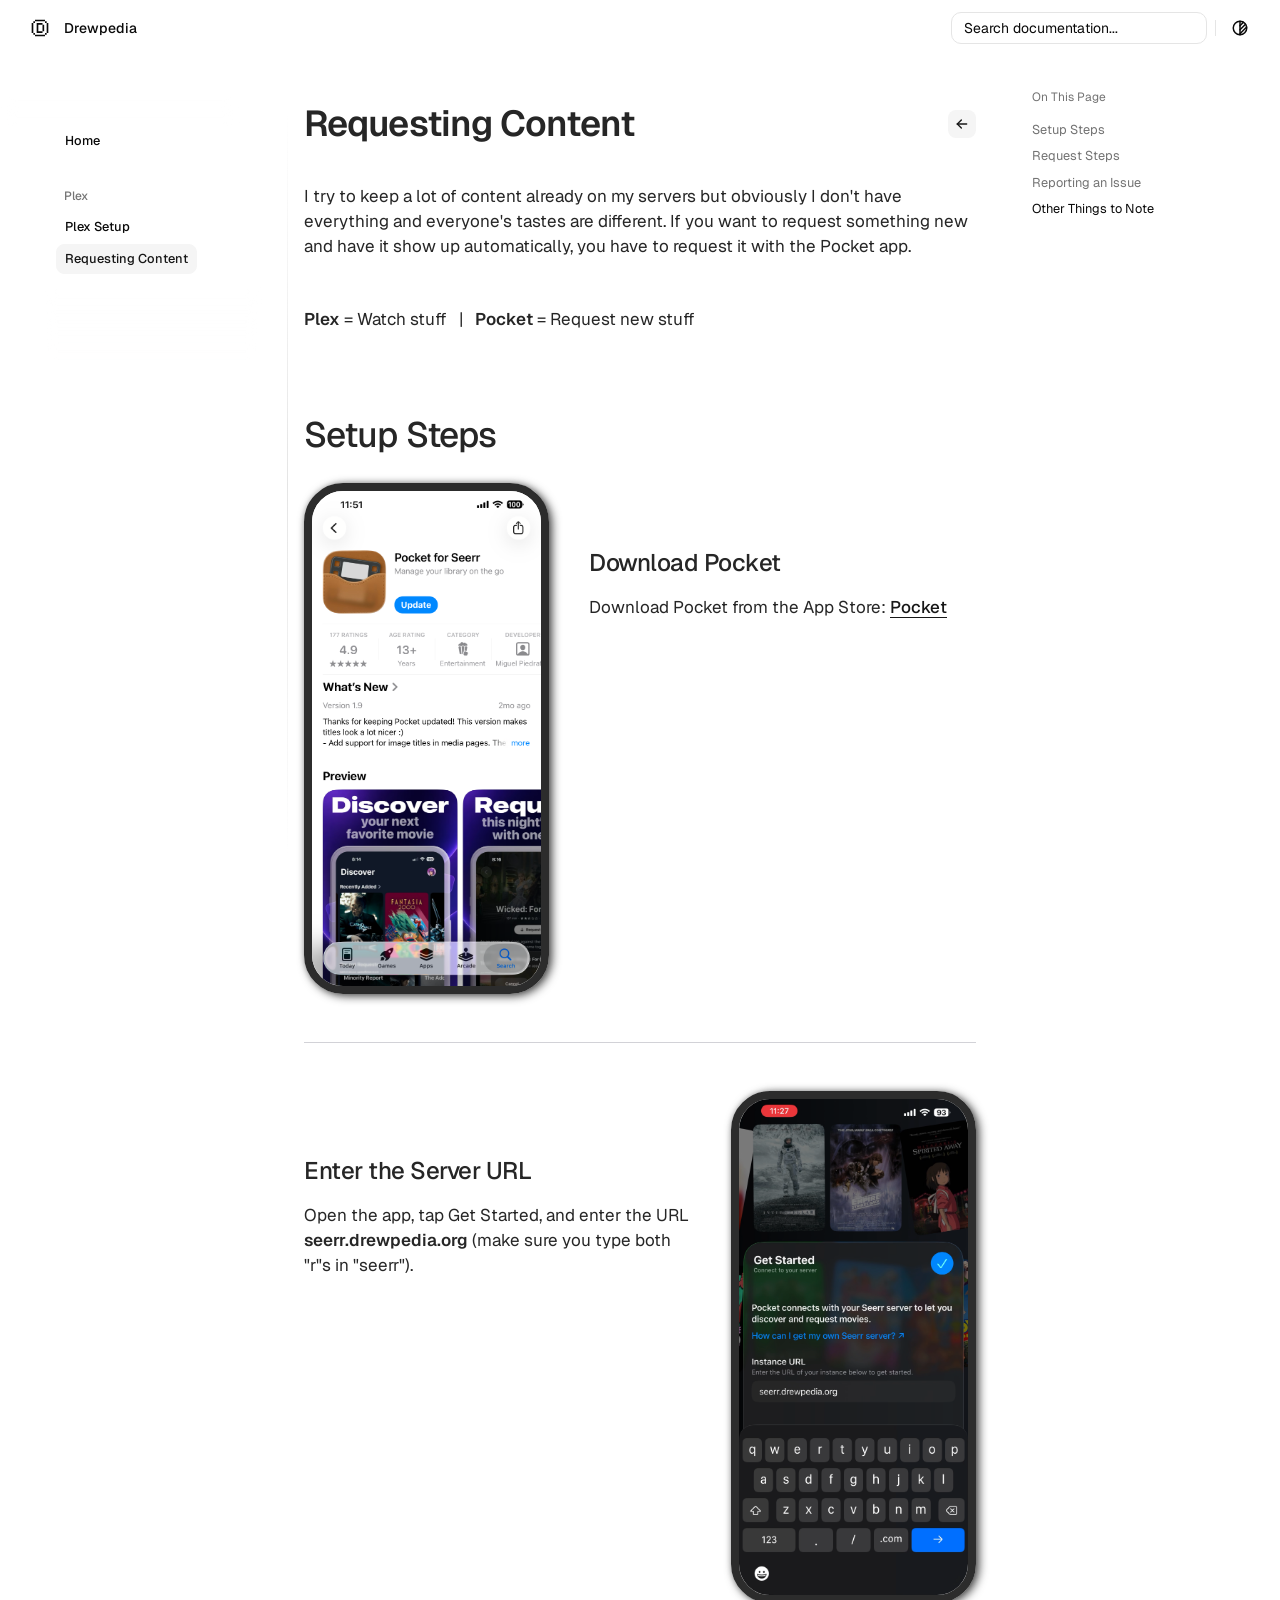
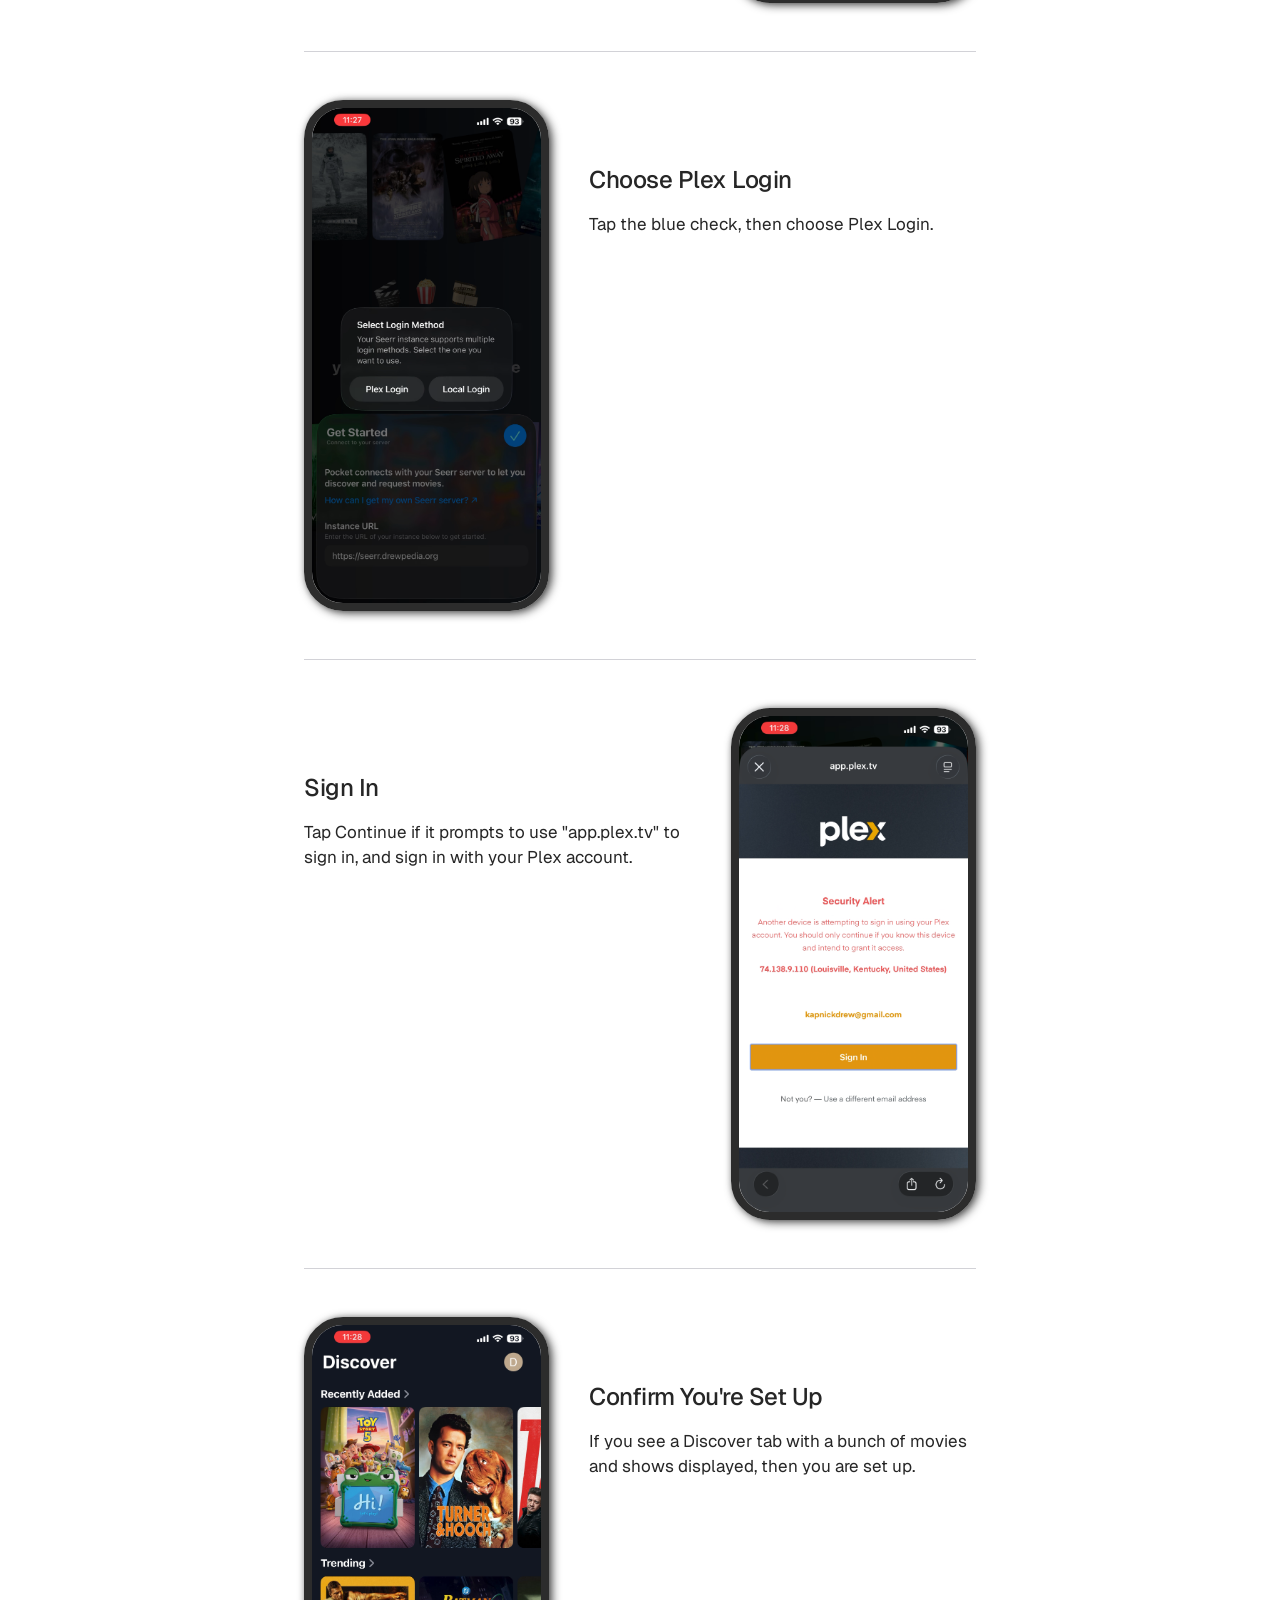
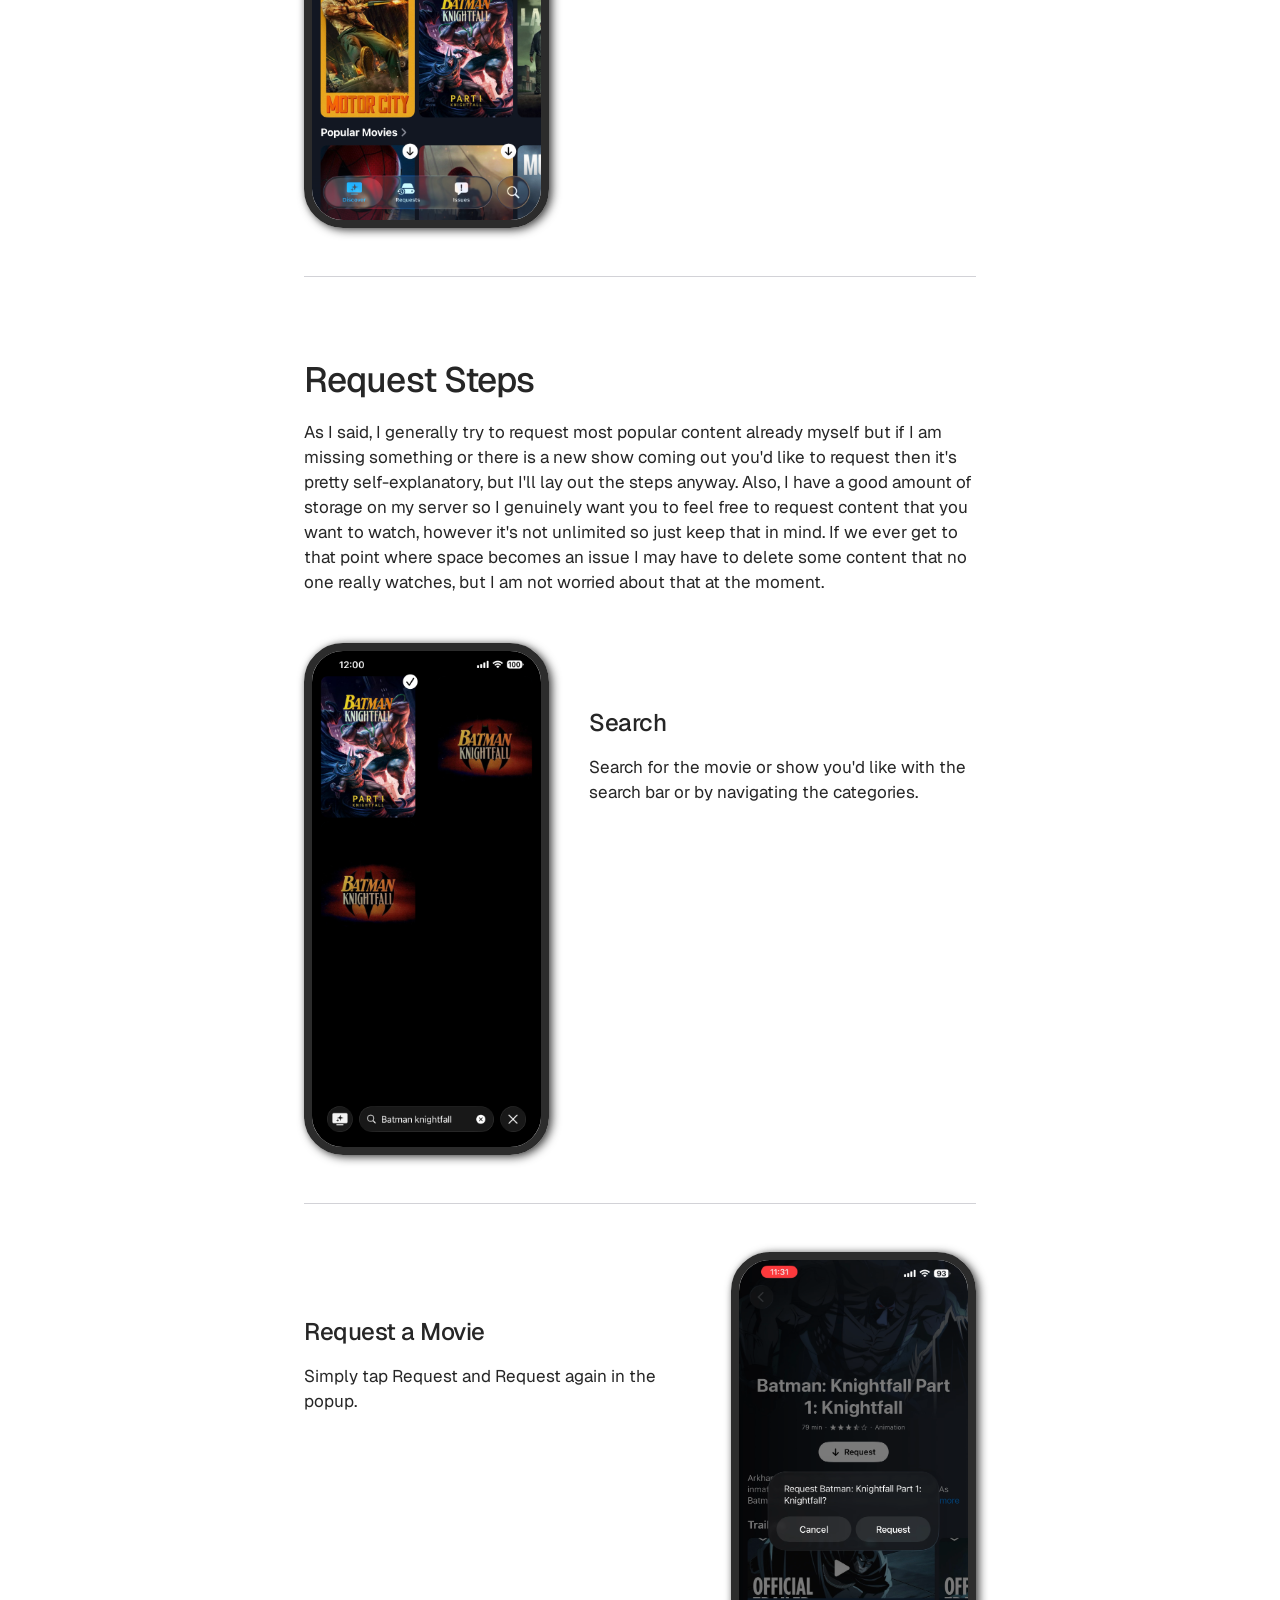
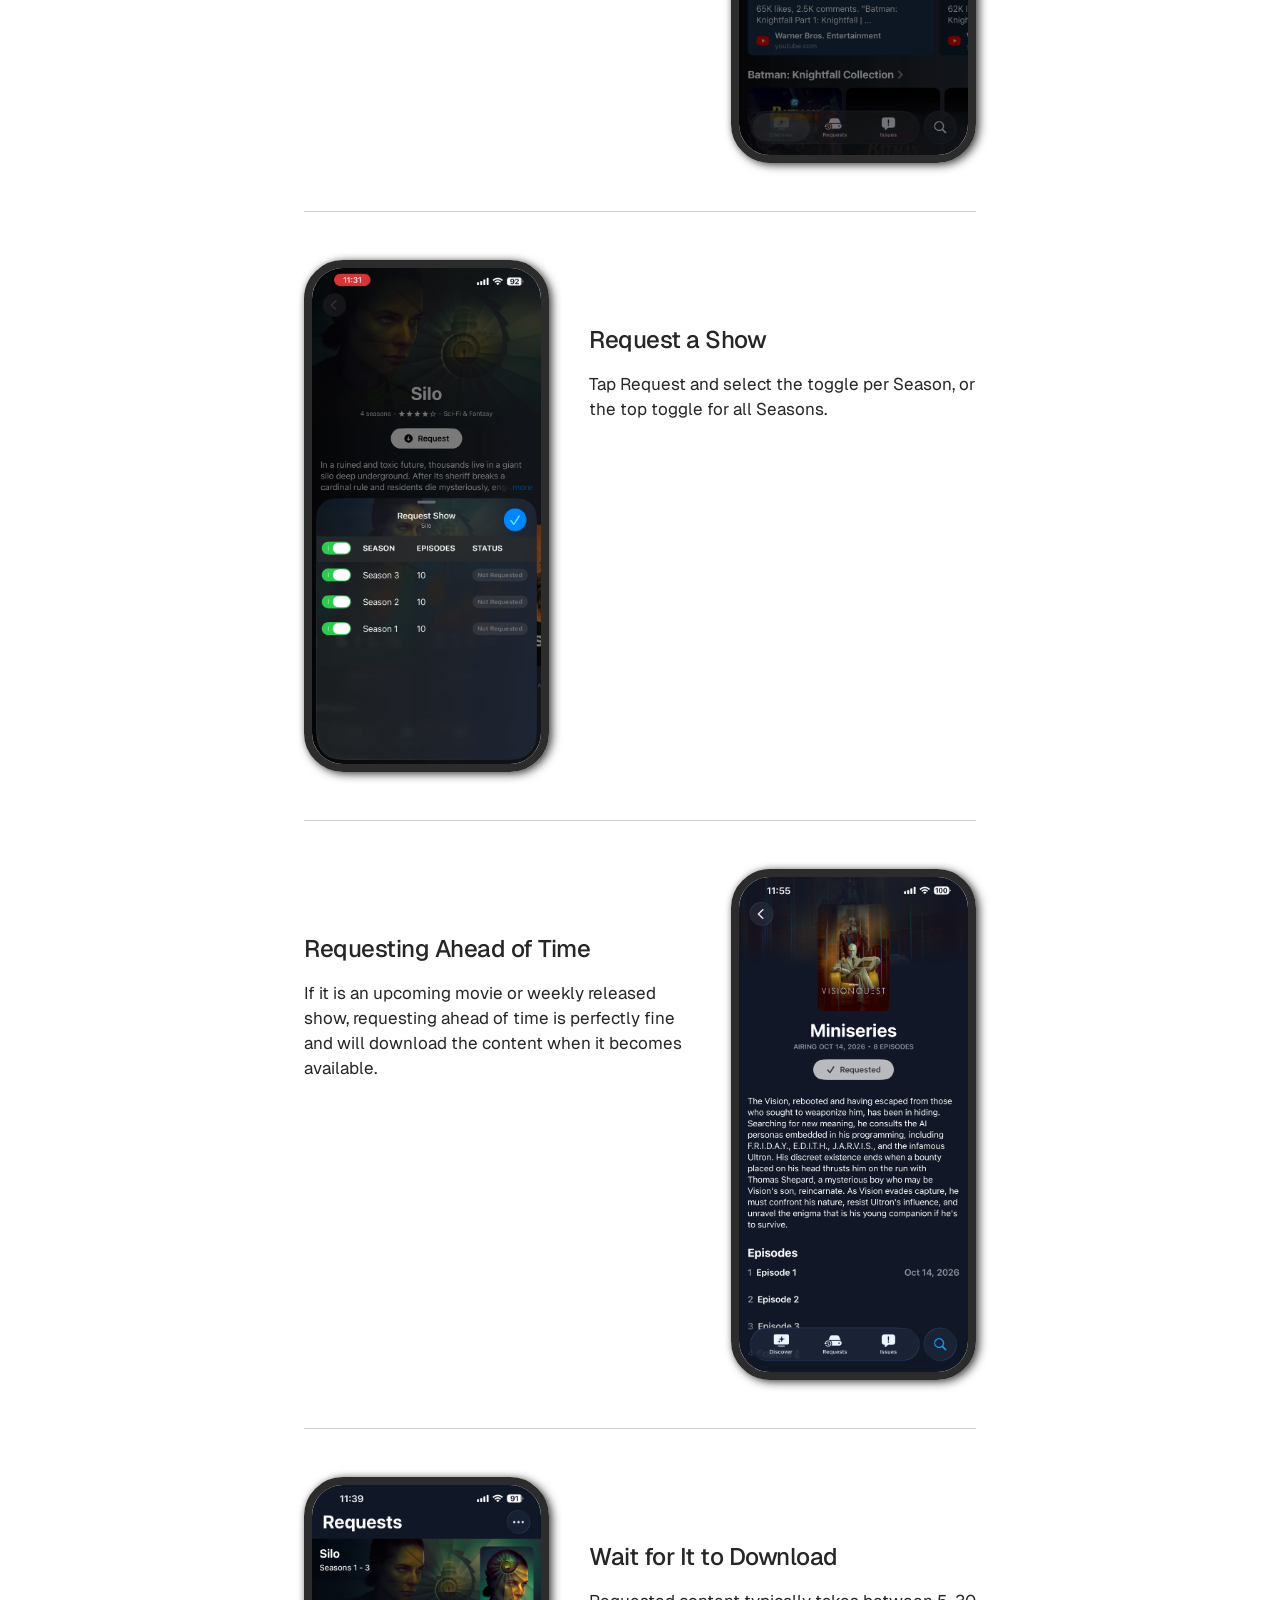
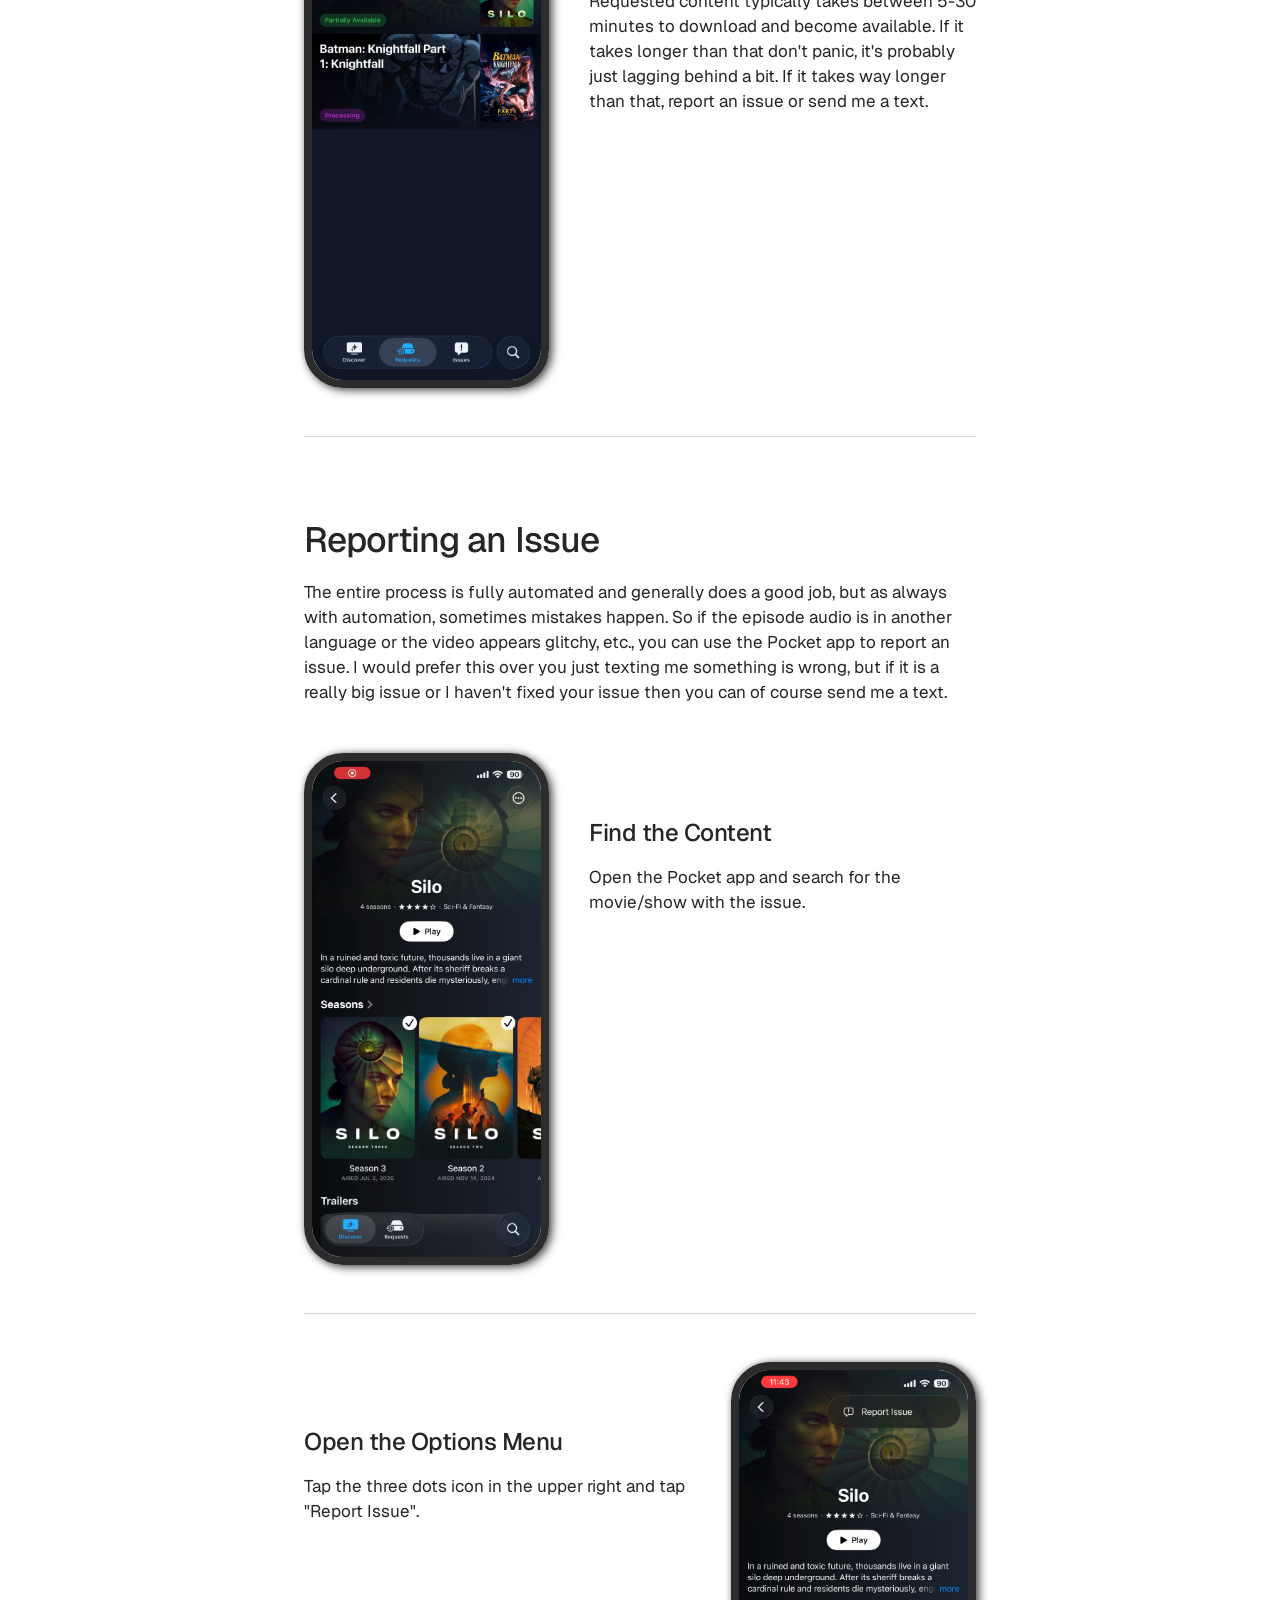
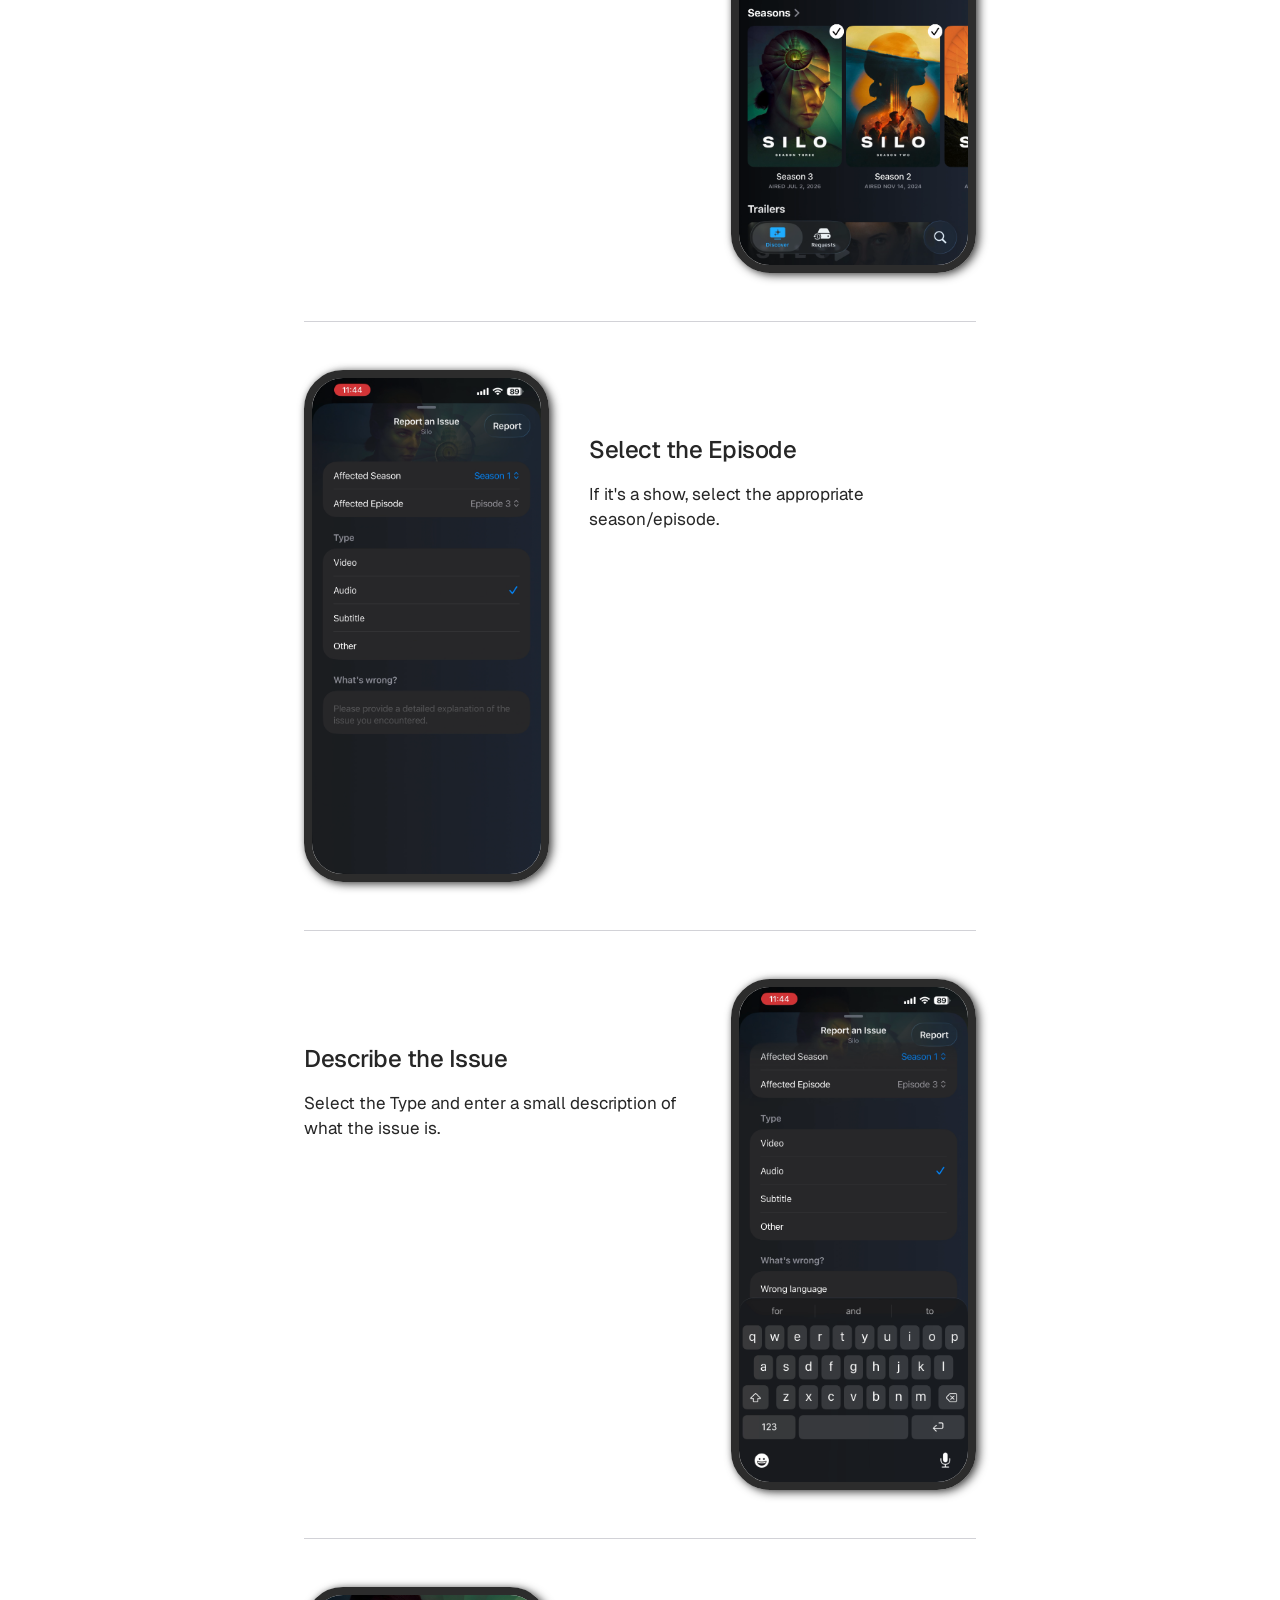
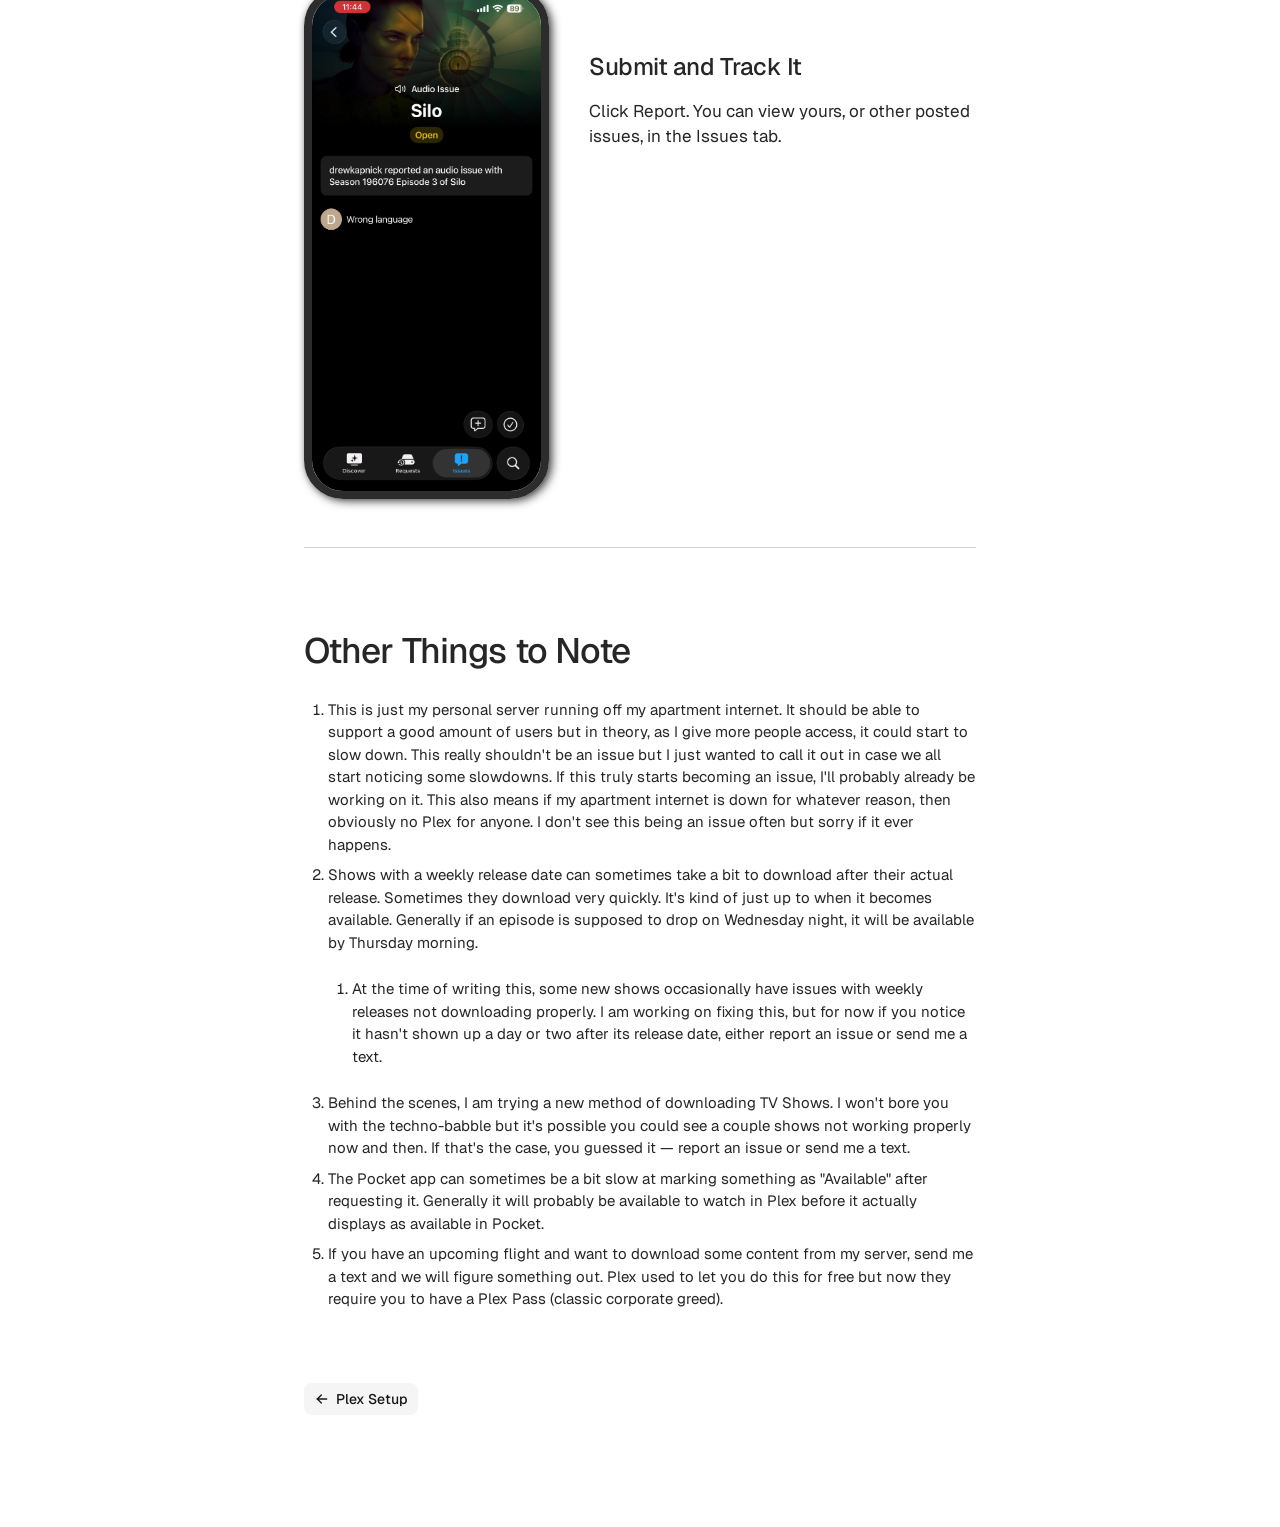
<file: plex/requesting-content/index.html>
<!DOCTYPE html>

<html lang="en">

<head>
    <script>
        /* const base_url = "https://wiki.drewpedia.org/"; */
        const base_url = (new URL("../..", window.location)).href.replace(/\/+$/, ""); /* for search plugin notably */
        /* const root_relative_url = "../.."; */
    </script>
    <script integrity="sha384-m6cZ+Whl1ci89lidlu8DH4C+sZLNOYBvImtjUIhUK+iaNffXhqtbYgBVuuPfRsa0" src="../../js/dark.js"></script>


    <meta charset="utf-8" />
    <meta content="width=device-width, initial-scale=1" name="viewport" />

    
    


<title>Requesting Content</title>









<link rel="canonical" href="https://wiki.drewpedia.org/plex/requesting-content/">


<!-- Open Graph (Facebook, LinkedIn) -->

<meta property="og:title" content="Requesting Content">





<meta property="og:url" content="https://wiki.drewpedia.org/plex/requesting-content/">






<!-- Twitter Card -->

<meta name="twitter:title" content="Requesting Content">






<!-- JSON-LD Structured Data -->



    
    <link href="pixelarticons:letter-d-circle" rel="icon" />

    <link href="../../css/base.css" rel="stylesheet" />
    <link href="../../css/geist.css" rel="stylesheet" />

    

    <style>
        :root {
            --theme-accent: oklch(62.3% 0.214 259.815);
        }
    </style>
    <link href="../../assets/css/phone-mockup.css" rel="stylesheet" />

    

    <script integrity="sha384-V2jkXRy811qODUbfkLlkVJYBbf4h6XHAEjcU6ReASBPrJvTrlYh4GrI4t6GCju6n"
        src="../../js/callbacks.js"></script>

    

    

    

    
    <script>
    document.addEventListener("DOMContentLoaded", function () {
        document.querySelectorAll("a.headerlink").forEach(function (link) {
            link.addEventListener("click", function (e) {
                e.preventDefault();

                // Build the full URL with the anchor fragment
                const url = window.location.origin + window.location.pathname + this.getAttribute("href");

                navigator.clipboard.writeText(url).then(function () {
                    // Optional: brief visual feedback
                });
            });
        });
    });
</script>
    

    
    
</head>

<body
    class="text-foreground group/body overscroll-none font-sans antialiased [--footer-height:calc(var(--spacing)*14)] [--header-height:calc(var(--spacing)*14)] xl:[--footer-height:calc(var(--spacing)*24)] theme-default">
    <div class="bg-background relative z-10 flex min-h-svh flex-col" id="inner-body">
        <header class="bg-background sticky top-0 z-50 w-full" view-transition-name="header">
    <div class="container-wrapper 3xl:fixed:px-0 px-6">
        <div class="3xl:fixed:container flex h-(--header-height) items-center gap-2 **:data-[slot=separator]:!h-4">
            <button id="menu-button" data-slot="popover-trigger" onclick="onMobileMenuButtonClick(event)"
                class="group whitespace-nowrap rounded-md text-sm font-medium transition-all disabled:pointer-events-none disabled:opacity-50 [&amp;_svg]:pointer-events-none [&amp;_svg:not([class*='size-'])]:size-4 shrink-0 [&amp;_svg]:shrink-0 outline-none focus-visible:border-ring focus-visible:ring-ring/50 aria-invalid:ring-destructive/20 dark:aria-invalid:ring-destructive/40 aria-invalid:border-destructive hover:text-accent-foreground px-4 py-2 has-[&gt;svg]:px-3 extend-touch-target h-8 touch-manipulation items-center justify-start gap-2.5 !p-0 hover:bg-transparent focus-visible:bg-transparent focus-visible:ring-0 active:bg-transparent dark:hover:bg-transparent flex lg:hidden"
                type="button" aria-haspopup="dialog" aria-expanded="false" aria-controls="radix-«Rmplb»"
                data-state="closed">
                <div class="relative flex h-8 w-4 items-center justify-center">
                    <div class="relative size-4">
                        <!-- 16px x 16px -->
                        <svg xmlns="http://www.w3.org/2000/svg" viewBox="0 0 16 16" fill="none" stroke="currentColor"
                            stroke-width="2" stroke-linecap="round" stroke-linejoin="round">
                            <line x1="0" x2="16" y1="5" y2="5"
                                class="group-data-[state=open]:translate-y-[2.25px] group-data-[state=open]:-translate-x-[2.25px] group-data-[state=open]:rotate-45 transition-all duration-300 origin-center" />
                            <line x1="0" x2="16" y1="11" y2="11"
                                class="group-data-[state=open]:-translate-y-[2.25px] group-data-[state=open]:-translate-x-[2.25px] group-data-[state=open]:-rotate-45 transition-all duration-300 origin-center" />
                        </svg>
                    </div>

                    <span class="sr-only">Toggle Menu</span>
                </div>
                <span class="flex h-8 items-center text-lg leading-none font-medium">Menu</span>
            </button>
            <a data-slot="button"
                class="items-center justify-center gap-2 whitespace-nowrap rounded-md text-sm font-medium transition-all disabled:pointer-events-none disabled:opacity-50 [&_svg]:pointer-events-none [&_svg:not([class*='size-'])]:size-5 shrink-0 [&_svg]:shrink-0 outline-none focus-visible:border-ring focus-visible:ring-ring/50 focus-visible:ring-[3px] aria-invalid:ring-destructive/20 dark:aria-invalid:ring-destructive/40 aria-invalid:border-destructive hover:bg-accent hover:text-accent-foreground dark:hover:bg-accent/50 hidden h-8 lg:flex"
                href="https://wiki.drewpedia.org/">
                <span class="size-8 flex flex-row justify-center items-center">
                    

<svg xmlns="http://www.w3.org/2000/svg" width="20px" height="20px" viewBox="0 0 24 24"><path fill="currentColor" d="M18 22H6v-2h12zM6 20H4v-2h2zm14 0h-2v-2h2zM4 18H2V6h2zM15 8h-5v8h5v2H8V6h7zm7 10h-2V6h2zm-5-2h-2V8h2zM6 6H4V4h2zm14 0h-2V4h2zm-2-2H6V2h12z"/></svg>


                </span>

                
                <h1 class="pr-2">Drewpedia</h1>
                
            </a>
            
            <div class="ml-auto flex items-center gap-2 md:flex-1 md:justify-end">
                <div class="hidden w-full flex-1 md:flex md:w-auto md:flex-none">
                    <div class="hidden w-full flex-1 md:flex md:w-auto md:flex-none">
    <button onclick="onSearchBarClick(event)" data-slot="dialog-trigger" data-variant="outline" data-size="default"
        class="inline-flex shrink-0 items-center gap-2 text-sm whitespace-nowrap transition-all outline-none focus-visible:border-ring focus-visible:ring-[3px] focus-visible:ring-ring/50 disabled:pointer-events-none disabled:opacity-50 aria-invalid:border-destructive aria-invalid:ring-destructive/20 dark:aria-invalid:ring-destructive/40 [&amp;_svg]:pointer-events-none [&amp;_svg]:shrink-0 [&amp;_svg:not([class*='size-'])]:size-4 border bg-background hover:text-accent-foreground dark:border-input dark:hover:bg-input/50 px-4 py-2 has-[&gt;svg]:px-3 relative h-8 w-full justify-start rounded-lg pl-3 font-normal text-foreground shadow-none hover:bg-muted/50 sm:pr-12 md:w-48 lg:w-56 xl:w-64 dark:bg-card"
        type="button" aria-haspopup="dialog" aria-expanded="false" aria-controls="radix-_r_1_" data-state="closed">
        <span class="hidden lg:inline-flex">Search documentation...</span>
        <span class="inline-flex lg:hidden">Search...</span>
    </button>
</div>
<dialog id="search-dialog" onclick="onSearchDialogClick(event)"
    class="fixed top-1/2 left-1/2 -translate-x-1/2 -translate-y-1/2 bg-background rounded-lg shadow-lg border overflow-hidden p-0">
    <div class="w-lg gap-4">
        <div class="flex h-full w-full flex-col overflow-hidden rounded-md bg-popover text-popover-foreground">
            <div data-slot="command-input-wrapper" class="flex h-9 items-center gap-2 border-b px-3"><svg
                    xmlns="http://www.w3.org/2000/svg" width="24" height="24" viewBox="0 0 24 24" fill="none"
                    stroke="currentColor" stroke-width="2" stroke-linecap="round" stroke-linejoin="round"
                    class="lucide lucide-search size-4 shrink-0 opacity-50">
                    <circle cx="11" cy="11" r="8"></circle>
                    <path d="m21 21-4.3-4.3"></path>
                </svg>
                <input data-slot="command-input"
                    class="placeholder:text-muted-foreground flex h-10 w-full rounded-md bg-transparent py-3 text-sm outline-hidden disabled:cursor-not-allowed disabled:opacity-50"
                    placeholder="Search documentation..." cmdk-input="" autocomplete="off" autocorrect="off"
                    spellcheck="false" aria-autocomplete="list" role="combobox" aria-expanded="true"
                    aria-controls="radix-«r1t6»" aria-labelledby="radix-«r1t7»" id="radix-«r1t8»" type="text" value=""
                    aria-activedescendant="radix-«r1th»" oninput="onInputHandler(event)">
            </div>
        </div>
        <div id="mkdocs-search-results">
            <!-- search results go there -->
        </div>
    </div>
</dialog>
<script>
    document.removeEventListener("keydown", searchShortcutHandler);
    document.addEventListener("keydown", searchShortcutHandler);
</script>
                </div>
                
                <div data-orientation="vertical" role="none" data-slot="separator"
                    class="bg-border shrink-0 data-[orientation=horizontal]:h-px data-[orientation=horizontal]:w-full data-[orientation=vertical]:h-full data-[orientation=vertical]:w-px 3xl:flex hidden">
                </div>
                
                <button data-slot="button"
                    class="items-center justify-center gap-2 whitespace-nowrap rounded-md text-sm font-medium transition-all disabled:pointer-events-none disabled:opacity-50 [&amp;_svg]:pointer-events-none [&amp;_svg:not([class*='size-'])]:size-4 shrink-0 [&amp;_svg]:shrink-0 outline-none focus-visible:border-ring focus-visible:ring-ring/50 focus-visible:ring-[3px] aria-invalid:ring-destructive/20 dark:aria-invalid:ring-destructive/40 aria-invalid:border-destructive hover:bg-accent hover:text-accent-foreground dark:hover:bg-accent/50 size-8 3xl:flex hidden"
                    title="Toggle layout" onclick="toggleLayout(event)">
                    <span class="sr-only">Toggle layout</span>
                    <svg xmlns="http://www.w3.org/2000/svg" width="24" height="24" viewBox="0 0 24 24" fill="none"
                        stroke="currentColor" stroke-width="2" stroke-linecap="round" stroke-linejoin="round"
                        class="lucide lucide-gallery-horizontal">
                        <path d="M2 3v18"></path>
                        <rect width="12" height="18" x="6" y="3" rx="2"></rect>
                        <path d="M22 3v18"></path>
                    </svg>
                </button>
                <div data-orientation="vertical" role="none" data-slot="separator"
                    class="bg-border shrink-0 data-[orientation=horizontal]:h-px data-[orientation=horizontal]:w-full data-[orientation=vertical]:h-full data-[orientation=vertical]:w-px">
                </div>
                <button data-slot="button"
                    class="inline-flex items-center justify-center gap-2 whitespace-nowrap rounded-md text-sm font-medium transition-all disabled:pointer-events-none disabled:opacity-50 [&amp;_svg]:pointer-events-none [&amp;_svg:not([class*='size-'])]:size-4 shrink-0 [&amp;_svg]:shrink-0 outline-none focus-visible:border-ring focus-visible:ring-ring/50 focus-visible:ring-[3px] aria-invalid:ring-destructive/20 dark:aria-invalid:ring-destructive/40 aria-invalid:border-destructive hover:bg-accent hover:text-accent-foreground dark:hover:bg-accent/50 group/toggle extend-touch-target size-8"
                    title="Toggle theme" onclick="onThemeSwitch(event)">
                    <svg xmlns="http://www.w3.org/2000/svg" width="24" height="24" viewBox="0 0 24 24" fill="none"
                        stroke="currentColor" stroke-width="2" stroke-linecap="round" stroke-linejoin="round"
                        class="size-4.5">
                        <path stroke="none" d="M0 0h24v24H0z" fill="none"></path>
                        <path d="M12 12m-9 0a9 9 0 1 0 18 0a9 9 0 1 0 -18 0"></path>
                        <path d="M12 3l0 18"></path>
                        <path d="M12 9l4.65 -4.65"></path>
                        <path d="M12 14.3l7.37 -7.37"></path>
                        <path d="M12 19.6l8.85 -8.85"></path>
                    </svg>
                    <span class="sr-only">Toggle theme</span>
                </button>
            </div>
        </div>
    </div>
</header>
        <main class="flex flex-1 flex-col">
            <div class="container-wrapper flex flex-1 flex-col px-2">
                <div class="group/sidebar-wrapper has-data-[variant=inset]:bg-sidebar flex w-full 3xl:fixed:container 3xl:fixed:px-3 min-h-min flex-1 items-start px-0 [--sidebar-width:220px] [--top-spacing:0] lg:grid lg:grid-cols-[var(--sidebar-width)_minmax(0,1fr)] lg:[--sidebar-width:240px] lg:[--top-spacing:calc(var(--spacing)*4)]"
                    data-slot="sidebar-wrapper"
                    style="--sidebar-width:calc(var(--spacing) * 72);--sidebar-width-icon:3rem;">
                    <div class="w-(--sidebar-width) flex-col text-sidebar-foreground sticky top-[calc(var(--header-height)+0.6rem)] z-30 hidden h-[calc(100svh-10rem)] overscroll-none bg-transparent [--sidebar-menu-width:--spacing(56)] lg:flex"
                        data-slot="sidebar">
                        <div class="h-9"></div>
                        <div
                            class="absolute top-8 z-10 h-8 w-(--sidebar-menu-width) shrink-0 bg-gradient-to-b from-background via-background/80 to-background/50 blur-xs">
                        </div>
                        <div
                            class="absolute top-12 right-2 bottom-0 hidden h-full w-px bg-gradient-to-b from-transparent via-border to-transparent lg:flex">
                        </div>
                        <div class="flex min-h-0 flex-1 flex-col gap-2 overflow-auto group-data-[collapsible=icon]:overflow-hidden mx-auto no-scrollbar w-(--sidebar-menu-width) overflow-x-hidden px-2"
                            data-sidebar="content" data-slot="sidebar-content" view-transition-name="sidebar">
                            











<div data-slot="sidebar-group" data-sidebar="group" class="relative flex w-full min-w-0 flex-col p-2 pt-6">
    <div data-slot="sidebar-group-content" data-sidebar="group-content" class="w-full text-sm">
        <ul data-slot="sidebar-menu" data-sidebar="menu" class="flex w-full min-w-0 flex-col gap-0.5">
            
            
            
            <li data-slot="sidebar-menu-item" data-sidebar="menu-item" class="group/menu-item relative">
    <a data-slot="sidebar-menu-button" data-active="false" data-sidebar="menu-button"
        data-size="default" href="../.."
        class="peer/menu-button flex items-center gap-2 rounded-md p-2 text-left ring-sidebar-ring outline-hidden transition-[width,height,padding] group-has-data-[sidebar=menu-action]/menu-item:pr-8 group-data-[collapsible=icon]:size-8! group-data-[collapsible=icon]:p-2! focus-visible:ring-2 active:bg-sidebar-accent active:text-sidebar-accent-foreground disabled:pointer-events-none disabled:opacity-50 aria-disabled:pointer-events-none aria-disabled:opacity-50 data-[active=true]:font-medium data-[active=true]:text-sidebar-accent-foreground data-[state=open]:hover:bg-sidebar-accent data-[state=open]:hover:text-sidebar-accent-foreground [&>span:last-child]:truncate [&>svg]:size-4 [&>svg]:shrink-0 hover:bg-sidebar-accent hover:text-sidebar-accent-foreground relative h-[30px] w-fit overflow-visible border border-transparent text-[0.8rem] font-medium after:absolute after:inset-x-0 after:-inset-y-1 after:z-0 after:rounded-md data-[active=true]:border-accent data-[active=true]:bg-accent 3xl:fixed:w-full 3xl:fixed:max-w-48">

        
        Home
        

        

        

        
    </a>
</li>
            
            
        </ul>
    </div>
</div>




<div data-slot="sidebar-group" data-sidebar="group" class="relative flex w-full min-w-0 flex-col p-2">
    <div data-slot="sidebar-group-label" data-sidebar="group-label"
        class="flex h-8 shrink-0 items-center rounded-md px-2 text-xs ring-sidebar-ring outline-hidden transition-[margin,opacity] duration-200 ease-linear focus-visible:ring-2 [&>svg]:size-4 [&>svg]:shrink-0 group-data-[collapsible=icon]:-mt-8 group-data-[collapsible=icon]:opacity-0 font-medium text-muted-foreground">
        Plex</div>
    <div data-slot="sidebar-group-content" data-sidebar="group-content" class="w-full text-sm">
        <ul data-slot="sidebar-menu" data-sidebar="menu" class="flex w-full min-w-0 flex-col gap-0.5">
            
            
            <li data-slot="sidebar-menu-item" data-sidebar="menu-item" class="group/menu-item relative">
    <a data-slot="sidebar-menu-button" data-active="false" data-sidebar="menu-button"
        data-size="default" href="../iphone-setup/"
        class="peer/menu-button flex items-center gap-2 rounded-md p-2 text-left ring-sidebar-ring outline-hidden transition-[width,height,padding] group-has-data-[sidebar=menu-action]/menu-item:pr-8 group-data-[collapsible=icon]:size-8! group-data-[collapsible=icon]:p-2! focus-visible:ring-2 active:bg-sidebar-accent active:text-sidebar-accent-foreground disabled:pointer-events-none disabled:opacity-50 aria-disabled:pointer-events-none aria-disabled:opacity-50 data-[active=true]:font-medium data-[active=true]:text-sidebar-accent-foreground data-[state=open]:hover:bg-sidebar-accent data-[state=open]:hover:text-sidebar-accent-foreground [&>span:last-child]:truncate [&>svg]:size-4 [&>svg]:shrink-0 hover:bg-sidebar-accent hover:text-sidebar-accent-foreground relative h-[30px] w-fit overflow-visible border border-transparent text-[0.8rem] font-medium after:absolute after:inset-x-0 after:-inset-y-1 after:z-0 after:rounded-md data-[active=true]:border-accent data-[active=true]:bg-accent 3xl:fixed:w-full 3xl:fixed:max-w-48">

        
        Plex Setup
        

        

        

        
    </a>
</li>
            
            
            
            <li data-slot="sidebar-menu-item" data-sidebar="menu-item" class="group/menu-item relative">
    <a data-slot="sidebar-menu-button" data-active="true" data-sidebar="menu-button"
        data-size="default" href="./"
        class="peer/menu-button flex items-center gap-2 rounded-md p-2 text-left ring-sidebar-ring outline-hidden transition-[width,height,padding] group-has-data-[sidebar=menu-action]/menu-item:pr-8 group-data-[collapsible=icon]:size-8! group-data-[collapsible=icon]:p-2! focus-visible:ring-2 active:bg-sidebar-accent active:text-sidebar-accent-foreground disabled:pointer-events-none disabled:opacity-50 aria-disabled:pointer-events-none aria-disabled:opacity-50 data-[active=true]:font-medium data-[active=true]:text-sidebar-accent-foreground data-[state=open]:hover:bg-sidebar-accent data-[state=open]:hover:text-sidebar-accent-foreground [&>span:last-child]:truncate [&>svg]:size-4 [&>svg]:shrink-0 hover:bg-sidebar-accent hover:text-sidebar-accent-foreground relative h-[30px] w-fit overflow-visible border border-transparent text-[0.8rem] font-medium after:absolute after:inset-x-0 after:-inset-y-1 after:z-0 after:rounded-md data-[active=true]:border-accent data-[active=true]:bg-accent 3xl:fixed:w-full 3xl:fixed:max-w-48">

        
        Requesting Content
        

        

        

        
    </a>
</li>
            
            
        </ul>
    </div>
</div>





<div
    class="sticky -bottom-1 z-10 h-16 shrink-0 bg-gradient-to-t from-background via-background/80 to-background/50 blur-xs">
</div>

                        </div>
                    </div>
                    <div class="h-full w-full">
                        <div class="flex items-stretch text-[1.05rem] sm:text-[15px] xl:w-full" data-slot="docs">

                            <div class="flex min-w-0 flex-1 flex-col">
                                <div class="h-(--top-spacing) shrink-0"></div>
                                
                                
                                <article class="w-full" view-transition-name="page">
  <div class="flex flex-col gap-2">
    <div class="flex flex-col gap-2">
      <div id="page-header" class="flex items-start justify-between">
        <h1 class="scroll-m-20 text-4xl font-semibold tracking-tight sm:text-3xl xl:text-4xl">
          Requesting Content
        </h1>

        <div class="flex items-center gap-2 pt-1.5">
          
          
          <a data-slot="button" id="previous-button"
            class="inline-flex items-center justify-center gap-2 whitespace-nowrap rounded-md text-sm font-medium transition-all disabled:pointer-events-none disabled:opacity-50 [&amp;_svg]:pointer-events-none [&amp;_svg:not([class*='size-'])]:size-4 shrink-0 [&amp;_svg]:shrink-0 outline-none focus-visible:border-ring focus-visible:ring-ring/50 focus-visible:ring-[3px] aria-invalid:ring-destructive/20 dark:aria-invalid:ring-destructive/40 aria-invalid:border-destructive bg-secondary text-secondary-foreground hover:bg-secondary/80 extend-touch-target size-8 shadow-none md:size-7"
            href="../iphone-setup/">
            <svg xmlns="http://www.w3.org/2000/svg" width="24" height="24" viewBox="0 0 24 24" fill="none"
              stroke="currentColor" stroke-width="2" stroke-linecap="round" stroke-linejoin="round"
              class="tabler-icon tabler-icon-arrow-left">
              <path d="M5 12l14 0"></path>
              <path d="M5 12l6 6"></path>
              <path d="M5 12l6 -6"></path>
            </svg>
            <span class="sr-only">Previous</span>
          </a>
          
          
        </div>
      </div>
      
    </div>
    <div class="flex justify-end items-center">
      
      
    </div>
  </div>
  <div class="typography w-full flex-1 *:data-[slot=alert]:first:mt-0">
    <p class="guide-intro">
I try to keep a lot of content already on my servers but obviously I don't have everything and everyone's tastes are different. If you want to request something new and have it show up automatically, you have to request it with the Pocket app.
</p>

<p class="guide-intro">
<strong>Plex</strong> = Watch stuff &nbsp;&nbsp;|&nbsp;&nbsp; <strong>Pocket</strong> = Request new stuff
</p>

<h2 id="setup-steps">Setup Steps</h2>
<div class="step-section">
  <figure>
    <img src="/assets/images/pocket-app-store.png" alt="Downloading the Pocket app on the App Store">
  </figure>
  <div class="step-text">
    <h2>Download Pocket</h2>
    <p>Download Pocket from the App Store: <a href="https://apps.apple.com/us/app/pocket-for-seerr/id6746105104">Pocket</a></p>
  </div>
</div>

<div class="step-section reverse">
  <figure>
    <img src="/assets/images/pocket-server.png" alt="Entering the server URL in Pocket">
  </figure>
  <div class="step-text">
    <h2>Enter the Server URL</h2>
    <p>Open the app, tap Get Started, and enter the URL <strong>seerr.drewpedia.org</strong> (make sure you type both "r"s in "seerr").</p>
  </div>
</div>

<div class="step-section">
  <figure>
    <img src="/assets/images/pocket-plex.png" alt="Choosing Plex Login in Pocket">
  </figure>
  <div class="step-text">
    <h2>Choose Plex Login</h2>
    <p>Tap the blue check, then choose Plex Login.</p>
  </div>
</div>

<div class="step-section reverse">
  <figure>
    <img src="/assets/images/pocket-plex-signin.png" alt="Signing in with Plex account in Pocket">
  </figure>
  <div class="step-text">
    <h2>Sign In</h2>
    <p>Tap Continue if it prompts to use "app.plex.tv" to sign in, and sign in with your Plex account.</p>
  </div>
</div>

<div class="step-section">
  <figure>
    <img src="/assets/images/pocket-discover.png" alt="Discover tab in Pocket showing movies and shows">
  </figure>
  <div class="step-text">
    <h2>Confirm You're Set Up</h2>
    <p>If you see a Discover tab with a bunch of movies and shows displayed, then you are set up.</p>
  </div>
</div>

<h2 id="request-steps">Request Steps</h2>
<p class="guide-intro">
As I said, I generally try to request most popular content already myself but if I am missing something or there is a new show coming out you'd like to request then it's pretty self-explanatory, but I'll lay out the steps anyway. Also, I have a good amount of storage on my server so I genuinely want you to feel free to request content that you want to watch, however it's not unlimited so just keep that in mind. If we ever get to that point where space becomes an issue I may have to delete some content that no one really watches, but I am not worried about that at the moment.
</p>

<div class="step-section">
  <figure>
    <img src="/assets/images/pocket-search.png" alt="Searching for a movie or show in Pocket">
  </figure>
  <div class="step-text">
    <h2>Search</h2>
    <p>Search for the movie or show you'd like with the search bar or by navigating the categories.</p>
  </div>
</div>

<div class="step-section reverse">
  <figure>
    <img src="/assets/images/pocket-request.png" alt="Requesting a movie in Pocket">
  </figure>
  <div class="step-text">
    <h2>Request a Movie</h2>
    <p>Simply tap Request and Request again in the popup.</p>
  </div>
</div>

<div class="step-section">
  <figure>
    <img src="/assets/images/pocket-request-show.png" alt="Requesting a show in Pocket">
  </figure>
  <div class="step-text">
    <h2>Request a Show</h2>
    <p>Tap Request and select the toggle per Season, or the top toggle for all Seasons.</p>
  </div>
</div>

<div class="step-section reverse">
  <figure>
    <img src="/assets/images/pocket-unreleased.png" alt="Requesting upcoming content in Pocket">
  </figure>
  <div class="step-text">
    <h2>Requesting Ahead of Time</h2>
    <p>If it is an upcoming movie or weekly released show, requesting ahead of time is perfectly fine and will download the content when it becomes available.</p>
  </div>
</div>

<div class="step-section">
  <figure>
    <img src="/assets/images/pocket-requests.png" alt="Waiting for content to download in Pocket">
  </figure>
  <div class="step-text">
    <h2>Wait for It to Download</h2>
    <p>Requested content typically takes between 5-30 minutes to download and become available. If it takes longer than that don't panic, it's probably just lagging behind a bit. If it takes way longer than that, report an issue or send me a text.</p>
  </div>
</div>

<h2 id="reporting-an-issue">Reporting an Issue</h2>
<p class="guide-intro">
The entire process is fully automated and generally does a good job, but as always with automation, sometimes mistakes happen. So if the episode audio is in another language or the video appears glitchy, etc., you can use the Pocket app to report an issue. I would prefer this over you just texting me something is wrong, but if it is a really big issue or I haven't fixed your issue then you can of course send me a text.
</p>

<div class="step-section">
  <figure>
    <img src="/assets/images/pocket-issue.png" alt="Searching for a movie or show with an issue in Pocket">
  </figure>
  <div class="step-text">
    <h2>Find the Content</h2>
    <p>Open the Pocket app and search for the movie/show with the issue.</p>
  </div>
</div>

<div class="step-section reverse">
  <figure>
    <img src="/assets/images/pocket-report-issue.png" alt="Tapping the three dots icon in Pocket">
  </figure>
  <div class="step-text">
    <h2>Open the Options Menu</h2>
    <p>Tap the three dots icon in the upper right and tap "Report Issue".</p>
  </div>
</div>

<div class="step-section">
  <figure>
    <img src="/assets/images/pocket-issue-type.png" alt="Selecting a season and episode in Pocket">
  </figure>
  <div class="step-text">
    <h2>Select the Episode</h2>
    <p>If it's a show, select the appropriate season/episode.</p>
  </div>
</div>

<div class="step-section reverse">
  <figure>
    <img src="/assets/images/pocket-issue-desc.png" alt="Selecting an issue type and description in Pocket">
  </figure>
  <div class="step-text">
    <h2>Describe the Issue</h2>
    <p>Select the Type and enter a small description of what the issue is.</p>
  </div>
</div>

<div class="step-section">
  <figure>
    <img src="/assets/images/pocket-open-issues.png" alt="Reporting and viewing issues in Pocket">
  </figure>
  <div class="step-text">
    <h2>Submit and Track It</h2>
    <p>Click Report. You can view yours, or other posted issues, in the Issues tab.</p>
  </div>
</div>

<h2 id="other-things-to-note">Other Things to Note</h2>
<ol>
<li>This is just my personal server running off my apartment internet. It should be able to support a good amount of users but in theory, as I give more people access, it could start to slow down. This really shouldn't be an issue but I just wanted to call it out in case we all start noticing some slowdowns. If this truly starts becoming an issue, I'll probably already be working on it. This also means if my apartment internet is down for whatever reason, then obviously no Plex for anyone. I don't see this being an issue often but sorry if it ever happens.</li>
<li>Shows with a weekly release date can sometimes take a bit to download after their actual release. Sometimes they download very quickly. It's kind of just up to when it becomes available. Generally if an episode is supposed to drop on Wednesday night, it will be available by Thursday morning.<ol>
<li>At the time of writing this, some new shows occasionally have issues with weekly releases not downloading properly. I am working on fixing this, but for now if you notice it hasn't shown up a day or two after its release date, either report an issue or send me a text.</li>
</ol>
</li>
<li>Behind the scenes, I am trying a new method of downloading TV Shows. I won't bore you with the techno-babble but it's possible you could see a couple shows not working properly now and then. If that's the case, you guessed it — report an issue or send me a text.</li>
<li>The Pocket app can sometimes be a bit slow at marking something as "Available" after requesting it. Generally it will probably be available to watch in Plex before it actually displays as available in Pocket.</li>
<li>If you have an upcoming flight and want to download some content from my server, send me a text and we will figure something out. Plex used to let you do this for free but now they require you to have a Plex Pass (classic corporate greed).</li>
</ol>
<!-- # Requesting Content

I try to keep a lot of content already on my servers but obviously I don't have everything and everyone's tastes are different. If you want to request something new and have it show up automatically, you have to request it with the Pocket app.

Plex = Watch stuff

Pocket = Request new stuff

## Setup Steps

1. Download Pocket from the App Store: [Pocket](https://apps.apple.com/us/app/pocket-for-seerr/id6746105104)
2. Open the app, click Get Started and enter the URL seerr.drewpedia.org (make sure you type both "r"s in "seerr")
3. Tap the blue check, and choose Plex Login.
4. Tap Continue if it prompts to use "app.plex.tv: to Sign In, and sign in with your Plex account.
5. If you see a Discover tab with a bunch of Movies and Shows displayed then you are setup.

## Request Steps

As I said, I generally try to request most popular content already myself but if I am missing something or there is a new show coming out you'd like to request then its pretty self explanatory but I'll lay out the steps anyway.
Also, I have a good amount of storage on my server so I genuinely want you to feel free to request content that you want to watch, however its not unlimited so just keep that in mind. If we ever get to that point where space becomes an issue I may have to delete some content that noone really watches but I am not worried about that at the moment.

1. Search for the movie or show you'd like with the search bar or navigating the categories
2. For movies, simply tap Request and Request again in the popup
3. For shows, tap Request and select the toggle per Season or the top toggle for all Seasons. 
4. If it is an upcoming movie or weekly released show, Requesting ahead of time is perfectly fine and will download the content when it becomes available.
5. Requested content typically takes between 5-30 minutes to download and become available. If it takes longer than that don't panic, its probably just lagging begind a bit. If it takes way longer than that, report an issue or send me a text.

## Reporting an Issue

The entire process is fully automated and generally does a good job, but as always with automation, sometimes mistakes happen. So if the episode audio is in another language or the video appears glitchy etc. then you can use the Pocket app to report an issue. I would prefer this over you just texting me something is wrong, but if it is a really big issue or I haven't fixed your issue then you can of course send me a text.

1. Open Pocket app and search for movie/show with the issue.
2. Tap the Three dots icon in the upper right.
3. If its a show, select the appropriate season/episode. 
4. Select the Type and enter a small description of what the issue is.
5. Click Report
6. You can view yours, or other posted issues in the Issues tab.

## Other Things to Note:

1. This is just my personal sever running off my apartment internet. It should be able to support a good amount of users but in theory, as I give more people access, it could start to slow down. This really shouldn't be an issue but I just wanted to call it out in case we all start noticing some slowdowns. If this truly starts becoming an issue, I'll probably already be working on it. This also means if my apartment internet is down for whatever reason, then obviously no Plex for anyone. I don't see this being an issue often but sorry if it ever happens.
2. Shows with a weekly release date can sometimes take a bit to download after its actual release. Sometimes they download very quickly. It's kind of just up to when it becomes available. Generally if an episode is supposed to drop on Wednesday night, it will be available by Thursday morning.
  1. At the time of writing this, some new shows occaisionally have issues with weekly releases not downloading properly. I am working on fixing this but for now if you notice it hasn't shown up a day or two after its release date, either report an issue or send me a text.
3. Behind the scenes, I am trying a new method of downloading TV Shows. I won't bore you with the techno-babble but it's possible you could see a couple shows not working properly now and then. If that's the case, you guessed it, report an issue or send me a text.
4. The Pocket app can sometimes be a bit slow at marking something as "Available" after requesting it. Generally it will probably be available to watch in Plex before it actually displays as available in Pocket.
5. If you have an upcoming flight and want to download some content from my server, send me a text and we will figure something out. Plex used to let you do this for free but now they require you to have a Plex Pass (classic corporate greed).  -->
  </div>
  
  <script>
    document.querySelectorAll('article h2, article h3').forEach((header) => {
      toc.observer.observe(header);
    });
  </script>
</article>
                                <div class="mx-auto flex flex-wrap h-16 w-full max-w-2xl items-center gap-2 px-4 md:px-0">
    
    <a data-slot="button"
        class="inline-flex items-center justify-center whitespace-nowrap text-sm font-medium transition-all disabled:pointer-events-none disabled:opacity-50 [&amp;_svg]:pointer-events-none [&amp;_svg:not([class*='size-'])]:size-4 shrink-0 [&amp;_svg]:shrink-0 outline-none focus-visible:border-ring focus-visible:ring-ring/50 focus-visible:ring-[3px] aria-invalid:ring-destructive/20 dark:aria-invalid:ring-destructive/40 aria-invalid:border-destructive bg-secondary text-secondary-foreground hover:bg-secondary/80 h-8 rounded-md gap-1.5 px-3 has-[&gt;svg]:px-2.5 shadow-none"
        href="../iphone-setup/">
        <svg xmlns="http://www.w3.org/2000/svg" width="24" height="24" viewBox="0 0 24 24" fill="none"
            stroke="currentColor" stroke-width="2" stroke-linecap="round" stroke-linejoin="round"
            class="tabler-icon tabler-icon-arrow-left ">
            <path d="M5 12l14 0"></path>
            <path d="M5 12l6 6"></path>
            <path d="M5 12l6 -6"></path>
        </svg>
        <span class="max-[500px]:hidden">Plex Setup</span>
    </a>
    
    
</div>
                                
                                
                            </div>
                            
                            <dialog id="bottom-sidebar" onclick="onBottomSidebarDialogClick(event)" class="bg-transparent"
    style="position: fixed; left: 0px; top: 0px; transform: translate(0px, 58px); min-width: max-content; --radix-popper-transform-origin: 0% 0px; will-change: transform; z-index: 50; --radix-popper-available-width: 504px; --radix-popper-available-height: 857px; --radix-popper-anchor-width: 72.94999694824219px; --radix-popper-anchor-height: 32px;">
    <div data-side="bottom" data-align="start" data-state="open" role="dialog" data-slot="popover-content"
        class="text-popover-foreground data-[state=open]:animate-in data-[state=closed]:animate-out data-[state=closed]:fade-out-0 data-[state=open]:fade-in-0 data-[state=closed]:zoom-out-95 data-[state=open]:zoom-in-95 data-[side=bottom]:slide-in-from-top-2 data-[side=left]:slide-in-from-right-2 data-[side=right]:slide-in-from-left-2 data-[side=top]:slide-in-from-bottom-2 z-50 origin-(--radix-popover-content-transform-origin) border outline-hidden bg-background/90 no-scrollbar h-(--radix-popper-available-height) w-(--radix-popper-available-width) overflow-y-auto rounded-none border-none p-0 shadow-none backdrop-blur duration-100"
        style="--radix-popover-content-transform-origin: var(--radix-popper-transform-origin); --radix-popover-content-available-width: var(--radix-popper-available-width); --radix-popover-content-available-height: var(--radix-popper-available-height); --radix-popover-trigger-width: var(--radix-popper-anchor-width); --radix-popover-trigger-height: var(--radix-popper-anchor-height);"
        tabindex="-1">
        <div class="flex flex-col gap-12 overflow-auto px-6 py-6">
            
            
            

            
            <div class="flex flex-col gap-4">
                <div class="text-muted-foreground text-sm font-medium">Menu</div>
                <div class="flex flex-col gap-3">
                    
                    <a class="text-2xl font-medium" href="../..">
                        
                        Home
                        
                    </a>
                    
                </div>
            </div>
            

            
            <div class="flex flex-col gap-8">
                
                <div class="flex flex-col gap-4">
                    <div class="text-muted-foreground text-sm font-medium">Plex</div>
                    
                    <div class="flex flex-col gap-3">
                        
                        <a class="text-2xl font-medium" href="../iphone-setup/">
                            
                            Plex Setup
                            
                        </a>
                        
                        <a class="text-2xl font-medium" href="./">
                            
                            Requesting Content
                            
                        </a>
                        
                    </div>
                    
                </div>
                
            </div>
            
            

        </div>
    </div>
</dialog>
                            <div
                                class="sticky top-[calc(var(--header-height)+1px)] ml-auto hidden h-[calc(100svh-var(--header-height)-var(--footer-height))] w-72 flex-col gap-4 overflow-hidden overscroll-none pb-8 xl:flex">
                                <div class="h-(--top-spacing) shrink-0"></div>
                                
                                
                                <div id="toc" view-transition-name="toc" class="no-scrollbar overflow-y-auto px-8">
    <div class="flex flex-col gap-2 p-4 pt-0 text-sm">
        <p class="text-muted-foreground bg-background sticky top-0 h-6 text-xs">On This Page</p>
        
        
        
        
        <a href="#setup-steps"
            class="text-muted-foreground hover:text-foreground data-[active=true]:text-foreground text-[0.8rem] no-underline transition-colors data-[depth=3]:pl-4 data-[depth=4]:pl-6"
            data-active="false" data-depth="2" onClick="deferSetActiveTocLink('#setup-steps');">
            Setup Steps
        </a>
        

        
        <a href="#request-steps"
            class="text-muted-foreground hover:text-foreground data-[active=true]:text-foreground text-[0.8rem] no-underline transition-colors data-[depth=3]:pl-4 data-[depth=4]:pl-6"
            data-active="false" data-depth="2" onClick="deferSetActiveTocLink('#request-steps');">
            Request Steps
        </a>
        

        
        <a href="#reporting-an-issue"
            class="text-muted-foreground hover:text-foreground data-[active=true]:text-foreground text-[0.8rem] no-underline transition-colors data-[depth=3]:pl-4 data-[depth=4]:pl-6"
            data-active="false" data-depth="2" onClick="deferSetActiveTocLink('#reporting-an-issue');">
            Reporting an Issue
        </a>
        

        
        <a href="#other-things-to-note"
            class="text-muted-foreground hover:text-foreground data-[active=true]:text-foreground text-[0.8rem] no-underline transition-colors data-[depth=3]:pl-4 data-[depth=4]:pl-6"
            data-active="false" data-depth="2" onClick="deferSetActiveTocLink('#other-things-to-note');">
            Other Things to Note
        </a>
        

        
        
        
        

    </div>
    <div class="h-12"></div>

</div>
                                
                                
                            </div>

                        </div>
                    </div>
                </div>
            </div>
        </main>
        <footer view-transition-name="footer"
    class="group-has-[.section-soft]/body:bg-surface/40 3xl:fixed:bg-transparent dark:bg-transparent">
    <div class="container-wrapper px-4 xl:px-6">
        <div class="flex h-(--footer-height) items-center justify-between">
            <div class="text-muted-foreground w-full text-center text-xs leading-loose sm:text-sm">
                
                <a href="https://github.com/asiffer/mkdocs-shadcn">shadcn theme</a> provided by
                <a href="https://github.com/asiffer">@asiffer</a>
            </div>
        </div>
    </div>
</footer>
    </div>
     

<script src="../../search/main.js"></script>


    

    <script integrity="sha384-JLNLRFGzvOp0up707XKgSnAjjt1w5BF/+lbeLQvlf6mNwf0m89IXFdpNAk4t6Hcs"
        src="../../js/copy-button.js"></script>
    <script integrity="sha384-JBx6cBEiyhK1KPwZgBHiI6GDaAmvlOxMQFyWAZTEpW5Ifo5XQ2LBcJ61GVOumwF1"
        src="../../js/sidebar.js"></script>
    <script integrity="sha384-fNURFMRt0p/HqXnQnV4+CT9dX1GiU5F0fC3pFbg7gfoANytoUMErSW7suWSBkSuF"
        src="../../js/slider.js"></script>
    <script>updatePygmentsStylesheet();</script>
    
    <script>fetchStargazers("None");</script>
    
    
    
    <script type="speculationrules">
{
  "prerender": [
    {
      "where": {
          "selector_matches": ["#next-button", "#previous-button"]
      }
    }
  ]
}
</script>
</body>

</html>
</file>
<file: css/geist.css>
@font-face {
  font-family: "Geist";
  src: url("../fonts/Geist.woff2") format("woff2");
  font-weight: 100 900;
  font-display: swap;
}

@font-face {
  font-family: "Geist Mono";
  src: url("../fonts/GeistMono.woff2") format("woff2");
  font-weight: 100 900;
  font-display: swap;
}

@font-face {
  font-family: "Inter";
  font-style: normal;
  src: url("../fonts/Inter.woff2") format("woff2");
  font-weight: 100 900;
  font-display: swap;
}

@font-face {
  font-family: "Inter";
  font-style: italic;
  src: url("../fonts/Inter-Italic.woff2") format("woff2");
  font-weight: 100 900;
  font-display: swap;
}
</file>
<file: assets/css/phone-mockup.css>
.guide-intro {
  font-size: 17px;
  line-height: 1.47059;
  margin-bottom: 3rem;
}

#setup-steps {
  font-size: 2.2rem;
}
#request-steps {
  font-size: 2.2rem;
}
#reporting-an-issue {
  font-size: 2.2rem;
}
#other-things-to-note {
  font-size: 2.2rem;
}

.step-section {
  display: flex;
  flex-direction: column;
  gap: 2.5rem;
  align-items: flex-start;
  margin-bottom: 3rem;
  padding-bottom: 3rem;
  border-bottom: 1px solid #d2d2d7;
}

.step-section.reverse {
  flex-direction: column;
}

.step-section figure {
  width: 245px;
  flex-shrink: 0;
  margin: 0 auto;
}

.step-section figure img {
  width: 100%;
  height: auto;
  display: block;
  border-radius: 39px;
  border: 8px solid #2c2c2c;
  box-shadow:
    rgba(0, 0, 0, 0.72) 3px 2px 10px,
    rgba(0, 0, 0, 0.145) 0px 0px 5px;
}

.step-section .step-text h2 {
  font-size: 24px;
  font-weight: 500;
  letter-spacing: -0.02em;
  margin-top: 4rem;
  margin-bottom: 1rem;
}

.step-section .step-text p {
  font-size: 17px;
  line-height: 1.47059;
  margin: 0;
}

@media (min-width: 768px) {
  .step-section {
    flex-direction: row;
  }
  .step-section.reverse {
    flex-direction: row-reverse;
  }
  .step-section figure {
    margin: 0;
  }
}

.leading-loose {
  display: none !important;
}
</file>
